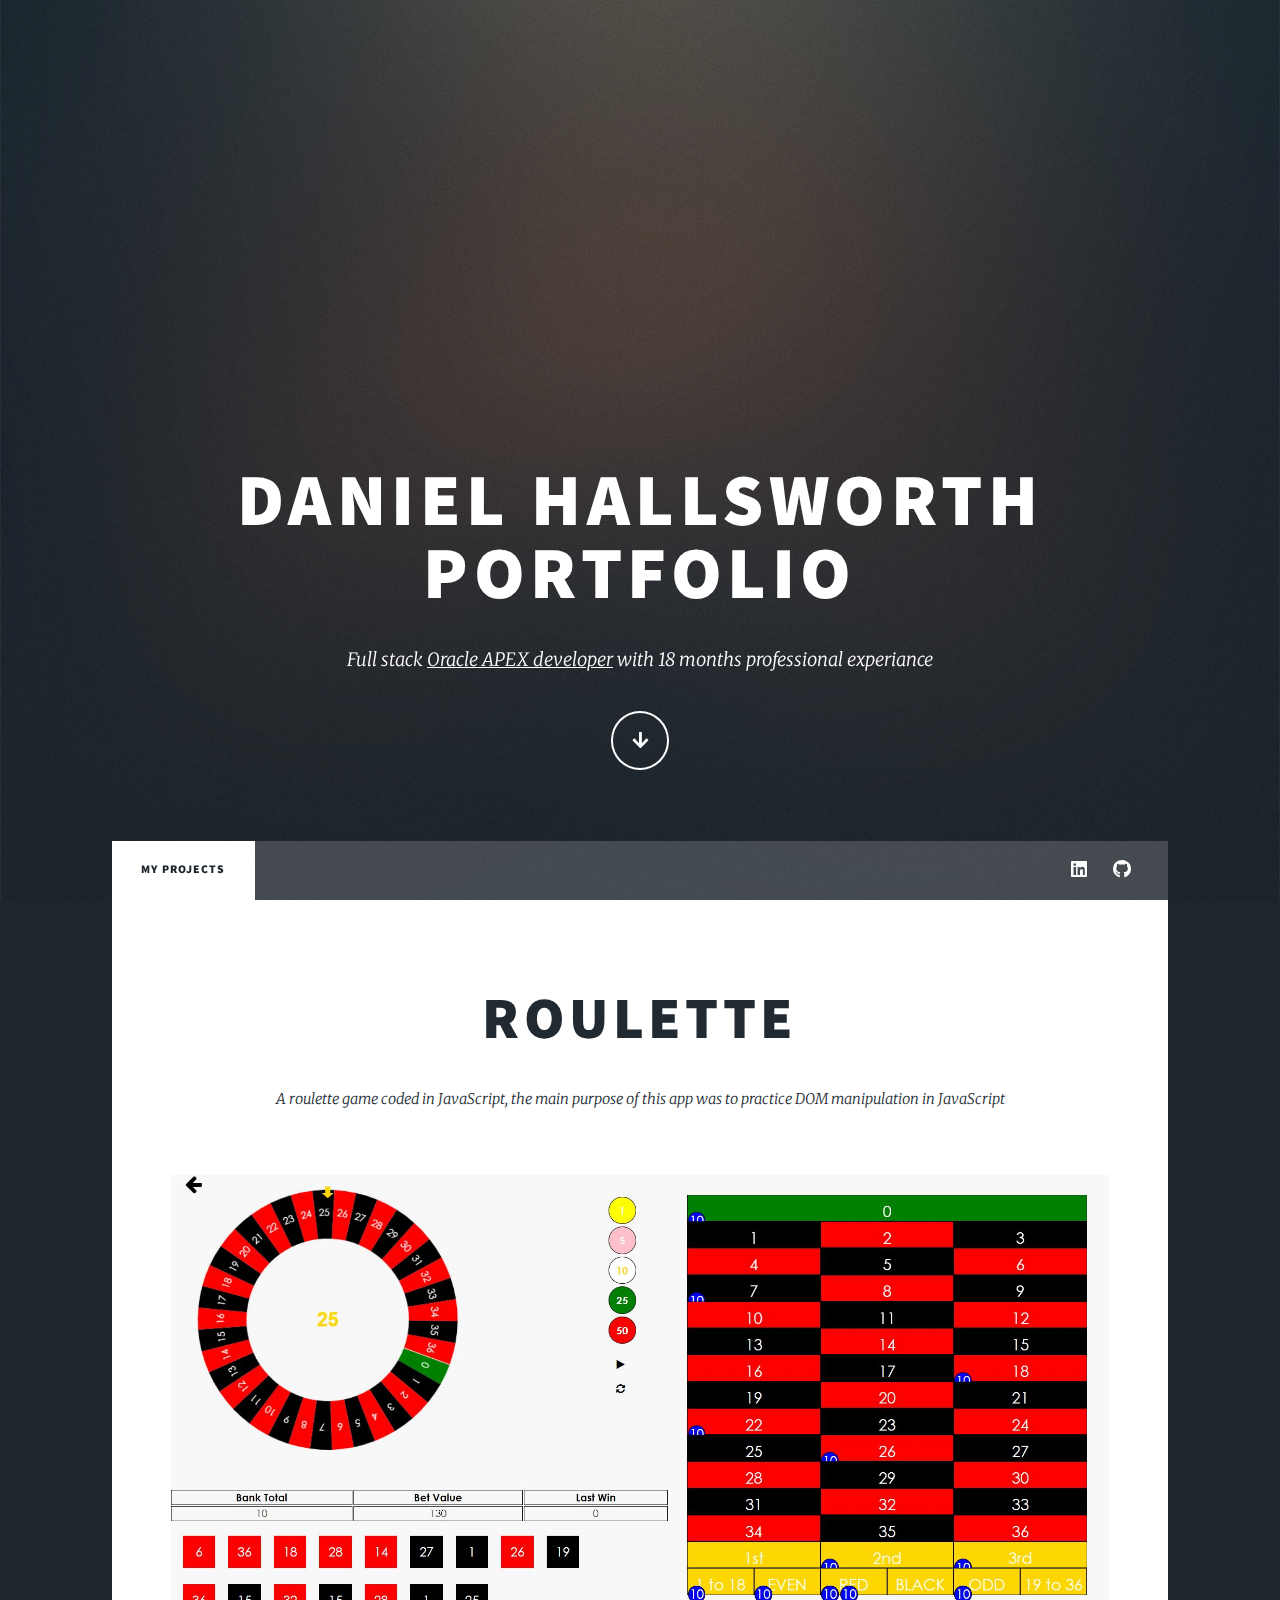
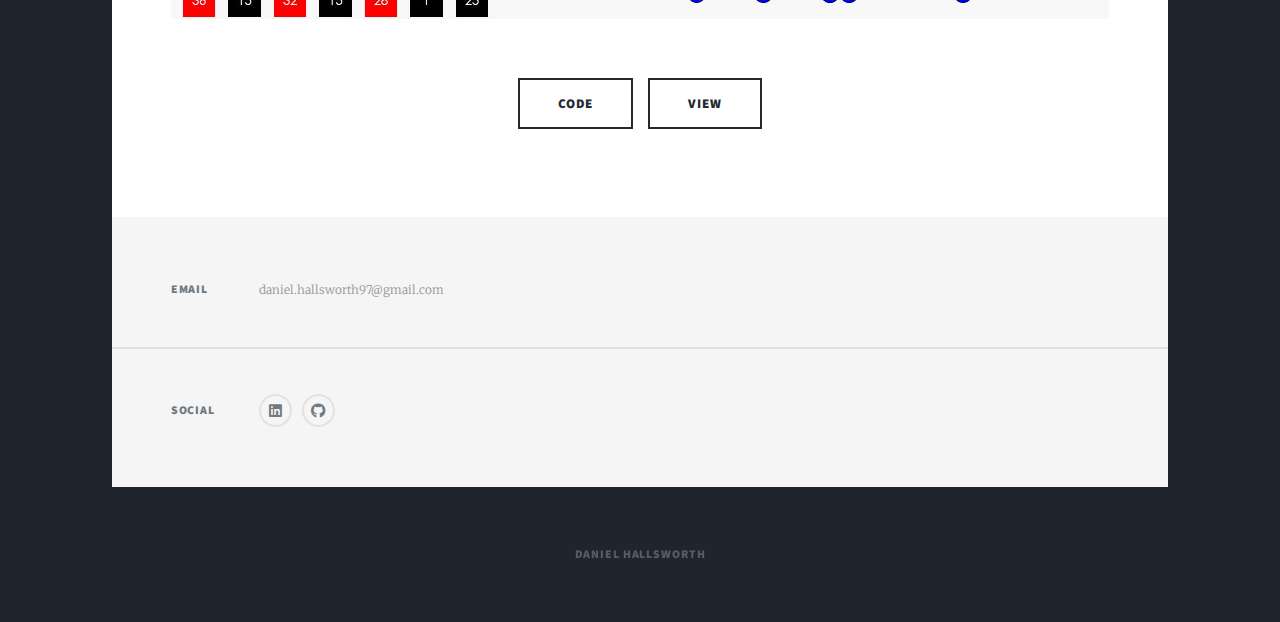
<file: public/index.html>
<!DOCTYPE HTML>
<html>
	<head>
		<title>Daniel Hallsworth Portfolio</title>
		<meta charset="utf-8" />
		<meta name="viewport" content="width=device-width, initial-scale=1, user-scalable=no" />
		<link rel="stylesheet" href="css/main.css" />
		<noscript><link rel="stylesheet" href="css/noscript.css" /></noscript>
	</head>
	<body class="is-preload">

		<!-- Wrapper -->
			<div id="wrapper" class="fade-in">

				<!-- Intro -->
					<div id="intro">
						<h1>Daniel Hallsworth<br />
						Portfolio</h1>
						<p>Full stack <u title="Web based software development that runs on an Oracle Database">Oracle APEX developer</u> with 18 months professional experiance</p>
						<ul class="actions">
							<li><a href="#projects" class="button icon solid solo fa-arrow-down scrolly">Continue</a></li>
						</ul>
					</div>

				<!-- Header -->
					<header id="header">
						<a href="index.html" class="logo">Projects</a>
					</header>

				<!-- Nav -->
					<nav id="nav">
						<ul class="links">
							<li class="active"><a href="index.html">My Projects</a></li>
						</ul>
						<ul class="icons">
							<li><a href="https://www.linkedin.com/in/danielHallsworth/" class="icon brands fa-linkedin"><span class="label">Linked in</span></a></li>
							<li><a href="https://github.com/danielHallsworth" class="icon brands fa-github"><span class="label">GitHub</span></a></li>
						</ul>
					</nav>

				<!-- Main -->
					<div id="main">

						<!-- Featured Post -->
							<article class="post featured">
								<header class="major">
									
									<h2 id="projects"><a href="#">Roulette<br />
									</a></h2>
									<p> A roulette game coded in JavaScript, the main purpose of this app was to practice DOM manipulation in JavaScript </p>
								</header>
								<a  href="#" class="image main"><img src="images/rouletteImg.jpg" alt="" /></a>
								<ul class="actions special">
									<li><a href="https://github.com/danielHallsworth/danielHallsworth.github.io" class="button large">Code</a></li>
									<li><a href="rouletteIndex.html" class="button large">View</a></li>
								</ul>
							</article>

						
					</div>

				<!-- Footer -->
					<footer id="footer">
						<section class="split contact">
							<section>
								<h3>Email</h3>
								<p>daniel.hallsworth97@gmail.com</p>
							</section>
							<section>
								<h3>Social</h3>
								<ul class="icons alt">
									<li><a href="https://linkedin.com/in/danielHallsworth" class="icon brands alt fa-linkedin"><span class="label">LinkedIn</span></a></li>
									<li><a href="https://github.com/danielHallsworth" class="icon brands alt fa-github"><span class="label">GitHub</span></a></li>
								</ul>
							</section>
						</section>
					</footer>

				<!-- Copyright -->
					<div id="copyright">
						<ul><li>Daniel Hallsworth</li></ul>
					</div>

			</div>

		<!-- Scripts -->
			<script src="js/jquery.min.js"></script>
			<script src="js/jquery.scrollex.min.js"></script>
			<script src="js/jquery.scrolly.min.js"></script>
			<script src="js/browser.min.js"></script>
			<script src="js/breakpoints.min.js"></script>
			<script src="js/util.js"></script>
			<script src="js/main.js"></script>

	</body>
</html>
</file>
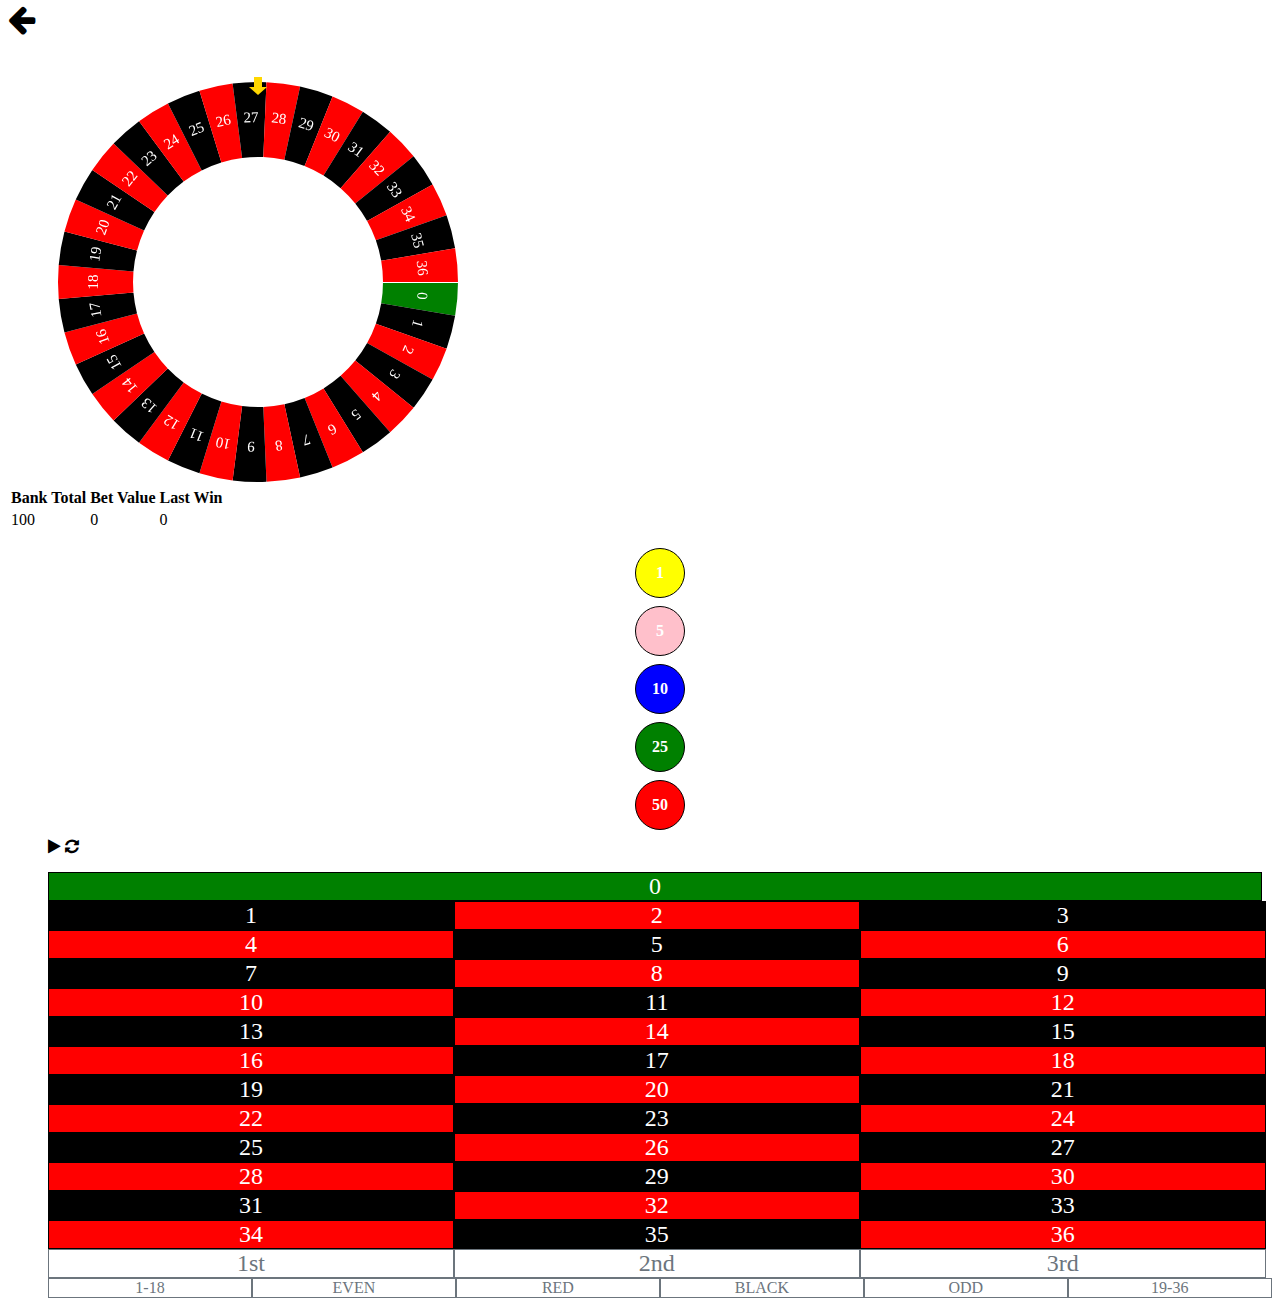
<file: public/rouletteIndex.html>
<!DOCTYPE html>
<html>
<head>
    <title>Roulette</title>
    <link href="https://cdn.jsdelivr.net/npm/bootstrap@5.0.0-beta3/dist/css/bootstrap.min.css" rel="stylesheet"
          integrity="sha384-eOJMYsd53ii+scO/bJGFsiCZc+5NDVN2yr8+0RDqr0Ql0h+rP48ckxlpbzKgwra6" crossorigin="anonymous">
    <link href="css/rouletteStyle.css" rel="stylesheet">
    <link href="https://maxcdn.bootstrapcdn.com/font-awesome/4.1.0/css/font-awesome.min.css" rel="stylesheet">
</head>
<body class="bg-light">
<div class="container-fluid">
    <div class="row mt-5 mx-5">
        <a href="index.html" class="highlightLink col-1"><span aria-hidden="true" class="fa fa-arrow-left fa-2x fa-lg"
                                                               title="Click to return to home page"></span>
        </a>
    </div>
    <div class="container">
        <div class="row">
            <div class="col-md-6 col-sm-12">
                <div class="row">
                    <canvas height="450" id="canvas" width="460" class="p-0 mx-auto"></canvas>
                </div>
                <div class="row mx-auto mt-3 text-center p-0">
                    <table class="table table-bordered">
                        <thead class="table-secondary">
                        <tr>
                            <th>Bank Total</th>
                            <th>Bet Value</th>
                            <th>Last Win</th>
                        </tr>
                        </thead>
                        <tr>
                            <td id="bankTotal" value="100">100</td>
                            <td id="betDisplay" value="0">0</td>
                            <td id="winningAmount" value="0">0</td>
                        </tr>
                    </table>
                    <div id="recentNumbers" class="pb-5"></div>
                </div>
            </div>
            <div class="col-md-6 col-sm-12 mt-md-5 p-0">
                <div class="row">
                    <div class="col-2 p-0">
                        <ul class="chipsContainer text-center">
                            <li class="chips" id="chips_1" style="background-color: yellow" value="1">1</li>
                            <li class="chips" id="chips_5" style="background-color: pink" value="5">5</li>
                            <li class="chips" id="chips_10" style="background-color: blue" value="10">10</li>
                            <li class="chips" id="chips_25" style="background-color: green" value="25">25</li>
                            <li class="chips" id="chips_50" style="background-color: red" value="50">50</li>
                            <span aria-hidden="true"
                                  class="fa fa-play chips btn btn-light btn-lg mt-2 btn-outline-secondary" id="spinBtn"
                                  title="Click to Play and Spin the Wheel!"></span>
                            <span aria-hidden="true"
                                  class="fa fa-refresh chips btn btn-light btn-lg mt-2 btn-outline-secondary"
                                  id="resetBtn"
                                  title="Click here to Reset Game!"></span>
                            </span>
                        </ul>
                    </div>
                    <div class="col-10 p-0">
                        <div class="sideBets"></div>
                        <ul class="outerTable">
                        </ul>
                    </div>
                </div>

            </div>
        </div>
    </div>
</div>
<script src="js/rouletteScript.js" type="text/javascript"></script>
</body>
</html>
</file>
<file: public/css/rouletteStyle.css>
#canvas {
    height: 450px;
    width: 460px;
}

.chipsContainer li {
    color: white;
    text-align: center;
    line-height: 3rem;
    list-style-type: none;
    border: 1px solid black;
    font-weight: bold;
    border-radius: 50%;
    height: 3rem;
    width: 3rem;
    margin-left: auto;
    margin-right: auto;
    margin-bottom: 0.5rem;
}

.chips:hover, .bettingContainer li:hover, .outerTable li:hover, .highlightLink:hover {
    background-color: #F8F8F8 !important;
    color: gold;
}

.highlightLink {
    color: black;
}

.outerTable {
    display: flex;
    flex-wrap: wrap;
    text-align: center;
    height: 100%;
}

.outerTable li {
    color: white;
    font-size: x-large;
    list-style-type: none;
    border: 1px solid black;
    position: relative;
    z-index: 100;
}

.innerNumbers {
    flex-basis: 33%;
}

.sideBetsBottom {
    flex-basis: 16.5%;
    font-size: 1rem !important;
}

.sideBets {
    color: #6c757d !important;
    border-color: #6c757d !important;
    background-color: white !important;
}

.sideBets:hover {
    background-color: gold !important;
    color: gold !important;
}

#numbers_0 {
    flex-basis: 99%;
}

.betAppend {
    width: 25px;
    height: 25px;
    line-height: 25px;
    background-color: white;
    color: white;
    position: absolute;
    margin-top: -14px;
    border-radius: 50%;
    z-index: 0 !important;
    font-size: 20px;
    border: 1px solid black;
}

#recentNumbers {
    list-style-type: none;
}

.recentWinningCls {
    font-size: 20px;
    color: white;
    width: 50px;
    text-align: center;
    margin-right: 1rem;
    float: left;
}

.active {
    background-color: white !important;
    color: gold !important;
}

.percent50 {
    float: right;
    background-color: blue !important;
}

.pulseTextCls {
    animation: pulse 1s alternate infinite;
    -webkit-animation: pulse 1s alternate infinite;
}

@keyframes pulse {
    from {
        opacity: 1
    }
    to {
        opacity: 0
    }
}

@-webkit-keyframes pulse {
    from {
        opacity: 1
    }
    to {
        opacity: 0
    }
}
</file>
<file: public/css/main.css>
@import url(fontawesome-all.min.css);
@import url("https://fonts.googleapis.com/css?family=Merriweather:300,700,300italic,700italic|Source+Sans+Pro:900");

/*
	Massively by HTML5 UP
	html5up.net | @ajlkn
	Free for personal and commercial use under the CCA 3.0 license (html5up.net/license)
*/

html, body, div, span, applet, object,
iframe, h1, h2, h3, h4, h5, h6, p, blockquote,
pre, a, abbr, acronym, address, big, cite,
code, del, dfn, em, img, ins, kbd, q, s, samp,
small, strike, strong, sub, sup, tt, var, b,
u, i, center, dl, dt, dd, ol, ul, li, fieldset,
form, label, legend, table, caption, tbody,
tfoot, thead, tr, th, td, article, aside,
canvas, details, embed, figure, figcaption,
footer, header, hgroup, menu, nav, output, ruby,
section, summary, time, mark, audio, video {
	margin: 0;
	padding: 0;
	border: 0;
	font-size: 100%;
	font: inherit;
	vertical-align: baseline;}

article, aside, details, figcaption, figure,
footer, header, hgroup, menu, nav, section {
	display: block;}

body {
	line-height: 1;
}

ol, ul {
	list-style: none;
}

blockquote, q {
	quotes: none;
}

	blockquote:before, blockquote:after, q:before, q:after {
		content: '';
		content: none;
	}

table {
	border-collapse: collapse;
	border-spacing: 0;
}

body {
	-webkit-text-size-adjust: none;
}

mark {
	background-color: transparent;
	color: inherit;
}

input::-moz-focus-inner {
	border: 0;
	padding: 0;
}

input, select, textarea {
	-moz-appearance: none;
	-webkit-appearance: none;
	-ms-appearance: none;
	appearance: none;
}

/* Basic */

	@-ms-viewport {
		width: device-width;
	}

	body {
		-ms-overflow-style: scrollbar;
	}

	@media screen and (max-width: 480px) {

		html, body {
			min-width: 320px;
		}

	}

	html {
		box-sizing: border-box;
	}

	*, *:before, *:after {
		box-sizing: inherit;
	}

	body {
		background-color: #1e252d;
	}

		body.is-preload *, body.is-preload *:before, body.is-preload *:after {
			-moz-animation: none !important;
			-webkit-animation: none !important;
			-ms-animation: none !important;
			animation: none !important;
			-moz-transition: none !important;
			-webkit-transition: none !important;
			-ms-transition: none !important;
			transition: none !important;
		}

/* Type */

	html {
		font-size: 16pt;
	}

		@media screen and (max-width: 1680px) {

			html {
				font-size: 12pt;
			}

		}

		@media screen and (max-width: 1280px) {

			html {
				font-size: 11pt;
			}

		}

		@media screen and (max-width: 360px) {

			html {
				font-size: 10pt;
			}

		}

	body {
		color: #212931;
	}

	body, input, select, textarea {
		font-family: "Merriweather", Georgia, serif;
		font-weight: 300;
		font-size: 1rem;
		line-height: 2.375;
	}

	a {
		-moz-transition: color 0.2s ease-in-out, background-color 0.2s ease-in-out, border-color 0.2s ease-in-out, box-shadow 0.2s ease-in-out;
		-webkit-transition: color 0.2s ease-in-out, background-color 0.2s ease-in-out, border-color 0.2s ease-in-out, box-shadow 0.2s ease-in-out;
		-ms-transition: color 0.2s ease-in-out, background-color 0.2s ease-in-out, border-color 0.2s ease-in-out, box-shadow 0.2s ease-in-out;
		transition: color 0.2s ease-in-out, background-color 0.2s ease-in-out, border-color 0.2s ease-in-out, box-shadow 0.2s ease-in-out;
		border-bottom: dotted 1px;
		text-decoration: none;
	}

		a:hover {
			border-bottom-color: transparent;
		}

	strong, b {
		font-weight: 600;
	}

	em, i {
		font-style: italic;
	}

	p {
		text-align: justify;
		margin: 0 0 2rem 0;
	}

	h1, h2, h3, h4, h5, h6 {
		font-family: "Source Sans Pro", Helvetica, sans-serif;
		font-weight: 900;
		line-height: 1.5;
		letter-spacing: 0.075em;
		text-transform: uppercase;
		margin: 0 0 1rem 0;
	}

		h1 a, h2 a, h3 a, h4 a, h5 a, h6 a {
			border-bottom: 0;
			color: inherit;
			text-decoration: none;
		}

	h1 {
		font-size: 4rem;
		line-height: 1.1;
		margin: 0 0 2rem 0;
	}

	h2 {
		font-size: 1.75rem;
		line-height: 1.3;
		margin: 0 0 1.5rem 0;
	}

	h3 {
		font-size: 1.25rem;
		margin: 0 0 1.5rem 0;
	}

	h4 {
		font-size: 1rem;
	}

	h5 {
		font-size: 0.9rem;
	}

	h6 {
		font-size: 0.8rem;
	}

	sub {
		font-size: 0.8rem;
		position: relative;
		top: 0.5rem;
	}

	sup {
		font-size: 0.8rem;
		position: relative;
		top: -0.5rem;
	}

	blockquote {
		border-left: solid 4px;
		font-style: italic;
		margin: 0 0 2rem 0;
		padding: 0.5rem 0 0.5rem 2rem;
	}

	code {
		border: solid 2px;
		font-family: "Courier New", monospace;
		font-size: 0.9rem;
		margin: 0 0.25rem;
		padding: 0.25rem 0.65rem;
	}

	pre {
		-webkit-overflow-scrolling: touch;
		font-family: "Courier New", monospace;
		font-size: 0.9rem;
		margin: 0 0 2rem 0;
	}

		pre code {
			display: block;
			line-height: 1.75;
			padding: 1rem 1.5rem;
			overflow-x: auto;
		}

	hr {
		border: 0;
		border-bottom: solid 2px;
		margin: 3rem 0;
	}

		hr.major {
			margin: 5rem 0;
		}

	.align-left {
		text-align: left;
	}

	.align-center {
		text-align: center;
	}

	.align-right {
		text-align: right;
	}

	input, select, textarea {
		color: #212931;
	}

	a {
		color: #212931;
		border-bottom-color: rgba(33, 41, 49, 0.5);
	}

		a:hover {
			border-bottom-color: transparent;
			color: #18bfef !important;
		}

	strong, b {
		color: #212931;
	}

	h1, h2, h3, h4, h5, h6 {
		color: #212931;
	}

	blockquote {
		border-left-color: #eeeeee;
	}

	code {
		background: rgba(220, 220, 220, 0.25);
		border-color: #eeeeee;
	}

	hr {
		border-bottom-color: #eeeeee;
	}

/* Row */

	.row {
		display: flex;
		flex-wrap: wrap;
		box-sizing: border-box;
		align-items: stretch;
	}

		.row > * {
			box-sizing: border-box;
		}

		.row.gtr-uniform > * > :last-child {
			margin-bottom: 0;
		}

		.row.aln-left {
			justify-content: flex-start;
		}

		.row.aln-center {
			justify-content: center;
		}

		.row.aln-right {
			justify-content: flex-end;
		}

		.row.aln-top {
			align-items: flex-start;
		}

		.row.aln-middle {
			align-items: center;
		}

		.row.aln-bottom {
			align-items: flex-end;
		}

		.row > .imp {
			order: -1;
		}

		.row > .col-1 {
			width: 8.33333%;
		}

		.row > .off-1 {
			margin-left: 8.33333%;
		}

		.row > .col-2 {
			width: 16.66667%;
		}

		.row > .off-2 {
			margin-left: 16.66667%;
		}

		.row > .col-3 {
			width: 25%;
		}

		.row > .off-3 {
			margin-left: 25%;
		}

		.row > .col-4 {
			width: 33.33333%;
		}

		.row > .off-4 {
			margin-left: 33.33333%;
		}

		.row > .col-5 {
			width: 41.66667%;
		}

		.row > .off-5 {
			margin-left: 41.66667%;
		}

		.row > .col-6 {
			width: 50%;
		}

		.row > .off-6 {
			margin-left: 50%;
		}

		.row > .col-7 {
			width: 58.33333%;
		}

		.row > .off-7 {
			margin-left: 58.33333%;
		}

		.row > .col-8 {
			width: 66.66667%;
		}

		.row > .off-8 {
			margin-left: 66.66667%;
		}

		.row > .col-9 {
			width: 75%;
		}

		.row > .off-9 {
			margin-left: 75%;
		}

		.row > .col-10 {
			width: 83.33333%;
		}

		.row > .off-10 {
			margin-left: 83.33333%;
		}

		.row > .col-11 {
			width: 91.66667%;
		}

		.row > .off-11 {
			margin-left: 91.66667%;
		}

		.row > .col-12 {
			width: 100%;
		}

		.row > .off-12 {
			margin-left: 100%;
		}

		.row.gtr-0 {
			margin-top: 0;
			margin-left: 0rem;
		}

			.row.gtr-0 > * {
				padding: 0 0 0 0rem;
			}

			.row.gtr-0.gtr-uniform {
				margin-top: 0rem;
			}

				.row.gtr-0.gtr-uniform > * {
					padding-top: 0rem;
				}

		.row.gtr-25 {
			margin-top: 0;
			margin-left: -0.375rem;
		}

			.row.gtr-25 > * {
				padding: 0 0 0 0.375rem;
			}

			.row.gtr-25.gtr-uniform {
				margin-top: -0.375rem;
			}

				.row.gtr-25.gtr-uniform > * {
					padding-top: 0.375rem;
				}

		.row.gtr-50 {
			margin-top: 0;
			margin-left: -0.75rem;
		}

			.row.gtr-50 > * {
				padding: 0 0 0 0.75rem;
			}

			.row.gtr-50.gtr-uniform {
				margin-top: -0.75rem;
			}

				.row.gtr-50.gtr-uniform > * {
					padding-top: 0.75rem;
				}

		.row {
			margin-top: 0;
			margin-left: -1.5rem;
		}

			.row > * {
				padding: 0 0 0 1.5rem;
			}

			.row.gtr-uniform {
				margin-top: -1.5rem;
			}

				.row.gtr-uniform > * {
					padding-top: 1.5rem;
				}

		.row.gtr-150 {
			margin-top: 0;
			margin-left: -2.25rem;
		}

			.row.gtr-150 > * {
				padding: 0 0 0 2.25rem;
			}

			.row.gtr-150.gtr-uniform {
				margin-top: -2.25rem;
			}

				.row.gtr-150.gtr-uniform > * {
					padding-top: 2.25rem;
				}

		.row.gtr-200 {
			margin-top: 0;
			margin-left: -3rem;
		}

			.row.gtr-200 > * {
				padding: 0 0 0 3rem;
			}

			.row.gtr-200.gtr-uniform {
				margin-top: -3rem;
			}

				.row.gtr-200.gtr-uniform > * {
					padding-top: 3rem;
				}

		@media screen and (max-width: 1680px) {

			.row {
				display: flex;
				flex-wrap: wrap;
				box-sizing: border-box;
				align-items: stretch;
			}

				.row > * {
					box-sizing: border-box;
				}

				.row.gtr-uniform > * > :last-child {
					margin-bottom: 0;
				}

				.row.aln-left {
					justify-content: flex-start;
				}

				.row.aln-center {
					justify-content: center;
				}

				.row.aln-right {
					justify-content: flex-end;
				}

				.row.aln-top {
					align-items: flex-start;
				}

				.row.aln-middle {
					align-items: center;
				}

				.row.aln-bottom {
					align-items: flex-end;
				}

				.row > .imp-xlarge {
					order: -1;
				}

				.row > .col-1-xlarge {
					width: 8.33333%;
				}

				.row > .off-1-xlarge {
					margin-left: 8.33333%;
				}

				.row > .col-2-xlarge {
					width: 16.66667%;
				}

				.row > .off-2-xlarge {
					margin-left: 16.66667%;
				}

				.row > .col-3-xlarge {
					width: 25%;
				}

				.row > .off-3-xlarge {
					margin-left: 25%;
				}

				.row > .col-4-xlarge {
					width: 33.33333%;
				}

				.row > .off-4-xlarge {
					margin-left: 33.33333%;
				}

				.row > .col-5-xlarge {
					width: 41.66667%;
				}

				.row > .off-5-xlarge {
					margin-left: 41.66667%;
				}

				.row > .col-6-xlarge {
					width: 50%;
				}

				.row > .off-6-xlarge {
					margin-left: 50%;
				}

				.row > .col-7-xlarge {
					width: 58.33333%;
				}

				.row > .off-7-xlarge {
					margin-left: 58.33333%;
				}

				.row > .col-8-xlarge {
					width: 66.66667%;
				}

				.row > .off-8-xlarge {
					margin-left: 66.66667%;
				}

				.row > .col-9-xlarge {
					width: 75%;
				}

				.row > .off-9-xlarge {
					margin-left: 75%;
				}

				.row > .col-10-xlarge {
					width: 83.33333%;
				}

				.row > .off-10-xlarge {
					margin-left: 83.33333%;
				}

				.row > .col-11-xlarge {
					width: 91.66667%;
				}

				.row > .off-11-xlarge {
					margin-left: 91.66667%;
				}

				.row > .col-12-xlarge {
					width: 100%;
				}

				.row > .off-12-xlarge {
					margin-left: 100%;
				}

				.row.gtr-0 {
					margin-top: 0;
					margin-left: 0rem;
				}

					.row.gtr-0 > * {
						padding: 0 0 0 0rem;
					}

					.row.gtr-0.gtr-uniform {
						margin-top: 0rem;
					}

						.row.gtr-0.gtr-uniform > * {
							padding-top: 0rem;
						}

				.row.gtr-25 {
					margin-top: 0;
					margin-left: -0.375rem;
				}

					.row.gtr-25 > * {
						padding: 0 0 0 0.375rem;
					}

					.row.gtr-25.gtr-uniform {
						margin-top: -0.375rem;
					}

						.row.gtr-25.gtr-uniform > * {
							padding-top: 0.375rem;
						}

				.row.gtr-50 {
					margin-top: 0;
					margin-left: -0.75rem;
				}

					.row.gtr-50 > * {
						padding: 0 0 0 0.75rem;
					}

					.row.gtr-50.gtr-uniform {
						margin-top: -0.75rem;
					}

						.row.gtr-50.gtr-uniform > * {
							padding-top: 0.75rem;
						}

				.row {
					margin-top: 0;
					margin-left: -1.5rem;
				}

					.row > * {
						padding: 0 0 0 1.5rem;
					}

					.row.gtr-uniform {
						margin-top: -1.5rem;
					}

						.row.gtr-uniform > * {
							padding-top: 1.5rem;
						}

				.row.gtr-150 {
					margin-top: 0;
					margin-left: -2.25rem;
				}

					.row.gtr-150 > * {
						padding: 0 0 0 2.25rem;
					}

					.row.gtr-150.gtr-uniform {
						margin-top: -2.25rem;
					}

						.row.gtr-150.gtr-uniform > * {
							padding-top: 2.25rem;
						}

				.row.gtr-200 {
					margin-top: 0;
					margin-left: -3rem;
				}

					.row.gtr-200 > * {
						padding: 0 0 0 3rem;
					}

					.row.gtr-200.gtr-uniform {
						margin-top: -3rem;
					}

						.row.gtr-200.gtr-uniform > * {
							padding-top: 3rem;
						}

		}

		@media screen and (max-width: 1280px) {

			.row {
				display: flex;
				flex-wrap: wrap;
				box-sizing: border-box;
				align-items: stretch;
			}

				.row > * {
					box-sizing: border-box;
				}

				.row.gtr-uniform > * > :last-child {
					margin-bottom: 0;
				}

				.row.aln-left {
					justify-content: flex-start;
				}

				.row.aln-center {
					justify-content: center;
				}

				.row.aln-right {
					justify-content: flex-end;
				}

				.row.aln-top {
					align-items: flex-start;
				}

				.row.aln-middle {
					align-items: center;
				}

				.row.aln-bottom {
					align-items: flex-end;
				}

				.row > .imp-large {
					order: -1;
				}

				.row > .col-1-large {
					width: 8.33333%;
				}

				.row > .off-1-large {
					margin-left: 8.33333%;
				}

				.row > .col-2-large {
					width: 16.66667%;
				}

				.row > .off-2-large {
					margin-left: 16.66667%;
				}

				.row > .col-3-large {
					width: 25%;
				}

				.row > .off-3-large {
					margin-left: 25%;
				}

				.row > .col-4-large {
					width: 33.33333%;
				}

				.row > .off-4-large {
					margin-left: 33.33333%;
				}

				.row > .col-5-large {
					width: 41.66667%;
				}

				.row > .off-5-large {
					margin-left: 41.66667%;
				}

				.row > .col-6-large {
					width: 50%;
				}

				.row > .off-6-large {
					margin-left: 50%;
				}

				.row > .col-7-large {
					width: 58.33333%;
				}

				.row > .off-7-large {
					margin-left: 58.33333%;
				}

				.row > .col-8-large {
					width: 66.66667%;
				}

				.row > .off-8-large {
					margin-left: 66.66667%;
				}

				.row > .col-9-large {
					width: 75%;
				}

				.row > .off-9-large {
					margin-left: 75%;
				}

				.row > .col-10-large {
					width: 83.33333%;
				}

				.row > .off-10-large {
					margin-left: 83.33333%;
				}

				.row > .col-11-large {
					width: 91.66667%;
				}

				.row > .off-11-large {
					margin-left: 91.66667%;
				}

				.row > .col-12-large {
					width: 100%;
				}

				.row > .off-12-large {
					margin-left: 100%;
				}

				.row.gtr-0 {
					margin-top: 0;
					margin-left: 0rem;
				}

					.row.gtr-0 > * {
						padding: 0 0 0 0rem;
					}

					.row.gtr-0.gtr-uniform {
						margin-top: 0rem;
					}

						.row.gtr-0.gtr-uniform > * {
							padding-top: 0rem;
						}

				.row.gtr-25 {
					margin-top: 0;
					margin-left: -0.375rem;
				}

					.row.gtr-25 > * {
						padding: 0 0 0 0.375rem;
					}

					.row.gtr-25.gtr-uniform {
						margin-top: -0.375rem;
					}

						.row.gtr-25.gtr-uniform > * {
							padding-top: 0.375rem;
						}

				.row.gtr-50 {
					margin-top: 0;
					margin-left: -0.75rem;
				}

					.row.gtr-50 > * {
						padding: 0 0 0 0.75rem;
					}

					.row.gtr-50.gtr-uniform {
						margin-top: -0.75rem;
					}

						.row.gtr-50.gtr-uniform > * {
							padding-top: 0.75rem;
						}

				.row {
					margin-top: 0;
					margin-left: -1.5rem;
				}

					.row > * {
						padding: 0 0 0 1.5rem;
					}

					.row.gtr-uniform {
						margin-top: -1.5rem;
					}

						.row.gtr-uniform > * {
							padding-top: 1.5rem;
						}

				.row.gtr-150 {
					margin-top: 0;
					margin-left: -2.25rem;
				}

					.row.gtr-150 > * {
						padding: 0 0 0 2.25rem;
					}

					.row.gtr-150.gtr-uniform {
						margin-top: -2.25rem;
					}

						.row.gtr-150.gtr-uniform > * {
							padding-top: 2.25rem;
						}

				.row.gtr-200 {
					margin-top: 0;
					margin-left: -3rem;
				}

					.row.gtr-200 > * {
						padding: 0 0 0 3rem;
					}

					.row.gtr-200.gtr-uniform {
						margin-top: -3rem;
					}

						.row.gtr-200.gtr-uniform > * {
							padding-top: 3rem;
						}

		}

		@media screen and (max-width: 980px) {

			.row {
				display: flex;
				flex-wrap: wrap;
				box-sizing: border-box;
				align-items: stretch;
			}

				.row > * {
					box-sizing: border-box;
				}

				.row.gtr-uniform > * > :last-child {
					margin-bottom: 0;
				}

				.row.aln-left {
					justify-content: flex-start;
				}

				.row.aln-center {
					justify-content: center;
				}

				.row.aln-right {
					justify-content: flex-end;
				}

				.row.aln-top {
					align-items: flex-start;
				}

				.row.aln-middle {
					align-items: center;
				}

				.row.aln-bottom {
					align-items: flex-end;
				}

				.row > .imp-medium {
					order: -1;
				}

				.row > .col-1-medium {
					width: 8.33333%;
				}

				.row > .off-1-medium {
					margin-left: 8.33333%;
				}

				.row > .col-2-medium {
					width: 16.66667%;
				}

				.row > .off-2-medium {
					margin-left: 16.66667%;
				}

				.row > .col-3-medium {
					width: 25%;
				}

				.row > .off-3-medium {
					margin-left: 25%;
				}

				.row > .col-4-medium {
					width: 33.33333%;
				}

				.row > .off-4-medium {
					margin-left: 33.33333%;
				}

				.row > .col-5-medium {
					width: 41.66667%;
				}

				.row > .off-5-medium {
					margin-left: 41.66667%;
				}

				.row > .col-6-medium {
					width: 50%;
				}

				.row > .off-6-medium {
					margin-left: 50%;
				}

				.row > .col-7-medium {
					width: 58.33333%;
				}

				.row > .off-7-medium {
					margin-left: 58.33333%;
				}

				.row > .col-8-medium {
					width: 66.66667%;
				}

				.row > .off-8-medium {
					margin-left: 66.66667%;
				}

				.row > .col-9-medium {
					width: 75%;
				}

				.row > .off-9-medium {
					margin-left: 75%;
				}

				.row > .col-10-medium {
					width: 83.33333%;
				}

				.row > .off-10-medium {
					margin-left: 83.33333%;
				}

				.row > .col-11-medium {
					width: 91.66667%;
				}

				.row > .off-11-medium {
					margin-left: 91.66667%;
				}

				.row > .col-12-medium {
					width: 100%;
				}

				.row > .off-12-medium {
					margin-left: 100%;
				}

				.row.gtr-0 {
					margin-top: 0;
					margin-left: 0rem;
				}

					.row.gtr-0 > * {
						padding: 0 0 0 0rem;
					}

					.row.gtr-0.gtr-uniform {
						margin-top: 0rem;
					}

						.row.gtr-0.gtr-uniform > * {
							padding-top: 0rem;
						}

				.row.gtr-25 {
					margin-top: 0;
					margin-left: -0.375rem;
				}

					.row.gtr-25 > * {
						padding: 0 0 0 0.375rem;
					}

					.row.gtr-25.gtr-uniform {
						margin-top: -0.375rem;
					}

						.row.gtr-25.gtr-uniform > * {
							padding-top: 0.375rem;
						}

				.row.gtr-50 {
					margin-top: 0;
					margin-left: -0.75rem;
				}

					.row.gtr-50 > * {
						padding: 0 0 0 0.75rem;
					}

					.row.gtr-50.gtr-uniform {
						margin-top: -0.75rem;
					}

						.row.gtr-50.gtr-uniform > * {
							padding-top: 0.75rem;
						}

				.row {
					margin-top: 0;
					margin-left: -1.5rem;
				}

					.row > * {
						padding: 0 0 0 1.5rem;
					}

					.row.gtr-uniform {
						margin-top: -1.5rem;
					}

						.row.gtr-uniform > * {
							padding-top: 1.5rem;
						}

				.row.gtr-150 {
					margin-top: 0;
					margin-left: -2.25rem;
				}

					.row.gtr-150 > * {
						padding: 0 0 0 2.25rem;
					}

					.row.gtr-150.gtr-uniform {
						margin-top: -2.25rem;
					}

						.row.gtr-150.gtr-uniform > * {
							padding-top: 2.25rem;
						}

				.row.gtr-200 {
					margin-top: 0;
					margin-left: -3rem;
				}

					.row.gtr-200 > * {
						padding: 0 0 0 3rem;
					}

					.row.gtr-200.gtr-uniform {
						margin-top: -3rem;
					}

						.row.gtr-200.gtr-uniform > * {
							padding-top: 3rem;
						}

		}

		@media screen and (max-width: 736px) {

			.row {
				display: flex;
				flex-wrap: wrap;
				box-sizing: border-box;
				align-items: stretch;
			}

				.row > * {
					box-sizing: border-box;
				}

				.row.gtr-uniform > * > :last-child {
					margin-bottom: 0;
				}

				.row.aln-left {
					justify-content: flex-start;
				}

				.row.aln-center {
					justify-content: center;
				}

				.row.aln-right {
					justify-content: flex-end;
				}

				.row.aln-top {
					align-items: flex-start;
				}

				.row.aln-middle {
					align-items: center;
				}

				.row.aln-bottom {
					align-items: flex-end;
				}

				.row > .imp-small {
					order: -1;
				}

				.row > .col-1-small {
					width: 8.33333%;
				}

				.row > .off-1-small {
					margin-left: 8.33333%;
				}

				.row > .col-2-small {
					width: 16.66667%;
				}

				.row > .off-2-small {
					margin-left: 16.66667%;
				}

				.row > .col-3-small {
					width: 25%;
				}

				.row > .off-3-small {
					margin-left: 25%;
				}

				.row > .col-4-small {
					width: 33.33333%;
				}

				.row > .off-4-small {
					margin-left: 33.33333%;
				}

				.row > .col-5-small {
					width: 41.66667%;
				}

				.row > .off-5-small {
					margin-left: 41.66667%;
				}

				.row > .col-6-small {
					width: 50%;
				}

				.row > .off-6-small {
					margin-left: 50%;
				}

				.row > .col-7-small {
					width: 58.33333%;
				}

				.row > .off-7-small {
					margin-left: 58.33333%;
				}

				.row > .col-8-small {
					width: 66.66667%;
				}

				.row > .off-8-small {
					margin-left: 66.66667%;
				}

				.row > .col-9-small {
					width: 75%;
				}

				.row > .off-9-small {
					margin-left: 75%;
				}

				.row > .col-10-small {
					width: 83.33333%;
				}

				.row > .off-10-small {
					margin-left: 83.33333%;
				}

				.row > .col-11-small {
					width: 91.66667%;
				}

				.row > .off-11-small {
					margin-left: 91.66667%;
				}

				.row > .col-12-small {
					width: 100%;
				}

				.row > .off-12-small {
					margin-left: 100%;
				}

				.row.gtr-0 {
					margin-top: 0;
					margin-left: 0rem;
				}

					.row.gtr-0 > * {
						padding: 0 0 0 0rem;
					}

					.row.gtr-0.gtr-uniform {
						margin-top: 0rem;
					}

						.row.gtr-0.gtr-uniform > * {
							padding-top: 0rem;
						}

				.row.gtr-25 {
					margin-top: 0;
					margin-left: -0.375rem;
				}

					.row.gtr-25 > * {
						padding: 0 0 0 0.375rem;
					}

					.row.gtr-25.gtr-uniform {
						margin-top: -0.375rem;
					}

						.row.gtr-25.gtr-uniform > * {
							padding-top: 0.375rem;
						}

				.row.gtr-50 {
					margin-top: 0;
					margin-left: -0.75rem;
				}

					.row.gtr-50 > * {
						padding: 0 0 0 0.75rem;
					}

					.row.gtr-50.gtr-uniform {
						margin-top: -0.75rem;
					}

						.row.gtr-50.gtr-uniform > * {
							padding-top: 0.75rem;
						}

				.row {
					margin-top: 0;
					margin-left: -1.5rem;
				}

					.row > * {
						padding: 0 0 0 1.5rem;
					}

					.row.gtr-uniform {
						margin-top: -1.5rem;
					}

						.row.gtr-uniform > * {
							padding-top: 1.5rem;
						}

				.row.gtr-150 {
					margin-top: 0;
					margin-left: -2.25rem;
				}

					.row.gtr-150 > * {
						padding: 0 0 0 2.25rem;
					}

					.row.gtr-150.gtr-uniform {
						margin-top: -2.25rem;
					}

						.row.gtr-150.gtr-uniform > * {
							padding-top: 2.25rem;
						}

				.row.gtr-200 {
					margin-top: 0;
					margin-left: -3rem;
				}

					.row.gtr-200 > * {
						padding: 0 0 0 3rem;
					}

					.row.gtr-200.gtr-uniform {
						margin-top: -3rem;
					}

						.row.gtr-200.gtr-uniform > * {
							padding-top: 3rem;
						}

		}

		@media screen and (max-width: 480px) {

			.row {
				display: flex;
				flex-wrap: wrap;
				box-sizing: border-box;
				align-items: stretch;
			}

				.row > * {
					box-sizing: border-box;
				}

				.row.gtr-uniform > * > :last-child {
					margin-bottom: 0;
				}

				.row.aln-left {
					justify-content: flex-start;
				}

				.row.aln-center {
					justify-content: center;
				}

				.row.aln-right {
					justify-content: flex-end;
				}

				.row.aln-top {
					align-items: flex-start;
				}

				.row.aln-middle {
					align-items: center;
				}

				.row.aln-bottom {
					align-items: flex-end;
				}

				.row > .imp-xsmall {
					order: -1;
				}

				.row > .col-1-xsmall {
					width: 8.33333%;
				}

				.row > .off-1-xsmall {
					margin-left: 8.33333%;
				}

				.row > .col-2-xsmall {
					width: 16.66667%;
				}

				.row > .off-2-xsmall {
					margin-left: 16.66667%;
				}

				.row > .col-3-xsmall {
					width: 25%;
				}

				.row > .off-3-xsmall {
					margin-left: 25%;
				}

				.row > .col-4-xsmall {
					width: 33.33333%;
				}

				.row > .off-4-xsmall {
					margin-left: 33.33333%;
				}

				.row > .col-5-xsmall {
					width: 41.66667%;
				}

				.row > .off-5-xsmall {
					margin-left: 41.66667%;
				}

				.row > .col-6-xsmall {
					width: 50%;
				}

				.row > .off-6-xsmall {
					margin-left: 50%;
				}

				.row > .col-7-xsmall {
					width: 58.33333%;
				}

				.row > .off-7-xsmall {
					margin-left: 58.33333%;
				}

				.row > .col-8-xsmall {
					width: 66.66667%;
				}

				.row > .off-8-xsmall {
					margin-left: 66.66667%;
				}

				.row > .col-9-xsmall {
					width: 75%;
				}

				.row > .off-9-xsmall {
					margin-left: 75%;
				}

				.row > .col-10-xsmall {
					width: 83.33333%;
				}

				.row > .off-10-xsmall {
					margin-left: 83.33333%;
				}

				.row > .col-11-xsmall {
					width: 91.66667%;
				}

				.row > .off-11-xsmall {
					margin-left: 91.66667%;
				}

				.row > .col-12-xsmall {
					width: 100%;
				}

				.row > .off-12-xsmall {
					margin-left: 100%;
				}

				.row.gtr-0 {
					margin-top: 0;
					margin-left: 0rem;
				}

					.row.gtr-0 > * {
						padding: 0 0 0 0rem;
					}

					.row.gtr-0.gtr-uniform {
						margin-top: 0rem;
					}

						.row.gtr-0.gtr-uniform > * {
							padding-top: 0rem;
						}

				.row.gtr-25 {
					margin-top: 0;
					margin-left: -0.375rem;
				}

					.row.gtr-25 > * {
						padding: 0 0 0 0.375rem;
					}

					.row.gtr-25.gtr-uniform {
						margin-top: -0.375rem;
					}

						.row.gtr-25.gtr-uniform > * {
							padding-top: 0.375rem;
						}

				.row.gtr-50 {
					margin-top: 0;
					margin-left: -0.75rem;
				}

					.row.gtr-50 > * {
						padding: 0 0 0 0.75rem;
					}

					.row.gtr-50.gtr-uniform {
						margin-top: -0.75rem;
					}

						.row.gtr-50.gtr-uniform > * {
							padding-top: 0.75rem;
						}

				.row {
					margin-top: 0;
					margin-left: -1.5rem;
				}

					.row > * {
						padding: 0 0 0 1.5rem;
					}

					.row.gtr-uniform {
						margin-top: -1.5rem;
					}

						.row.gtr-uniform > * {
							padding-top: 1.5rem;
						}

				.row.gtr-150 {
					margin-top: 0;
					margin-left: -2.25rem;
				}

					.row.gtr-150 > * {
						padding: 0 0 0 2.25rem;
					}

					.row.gtr-150.gtr-uniform {
						margin-top: -2.25rem;
					}

						.row.gtr-150.gtr-uniform > * {
							padding-top: 2.25rem;
						}

				.row.gtr-200 {
					margin-top: 0;
					margin-left: -3rem;
				}

					.row.gtr-200 > * {
						padding: 0 0 0 3rem;
					}

					.row.gtr-200.gtr-uniform {
						margin-top: -3rem;
					}

						.row.gtr-200.gtr-uniform > * {
							padding-top: 3rem;
						}

		}

		@media screen and (max-width: 360px) {

			.row {
				display: flex;
				flex-wrap: wrap;
				box-sizing: border-box;
				align-items: stretch;
			}

				.row > * {
					box-sizing: border-box;
				}

				.row.gtr-uniform > * > :last-child {
					margin-bottom: 0;
				}

				.row.aln-left {
					justify-content: flex-start;
				}

				.row.aln-center {
					justify-content: center;
				}

				.row.aln-right {
					justify-content: flex-end;
				}

				.row.aln-top {
					align-items: flex-start;
				}

				.row.aln-middle {
					align-items: center;
				}

				.row.aln-bottom {
					align-items: flex-end;
				}

				.row > .imp-xxsmall {
					order: -1;
				}

				.row > .col-1-xxsmall {
					width: 8.33333%;
				}

				.row > .off-1-xxsmall {
					margin-left: 8.33333%;
				}

				.row > .col-2-xxsmall {
					width: 16.66667%;
				}

				.row > .off-2-xxsmall {
					margin-left: 16.66667%;
				}

				.row > .col-3-xxsmall {
					width: 25%;
				}

				.row > .off-3-xxsmall {
					margin-left: 25%;
				}

				.row > .col-4-xxsmall {
					width: 33.33333%;
				}

				.row > .off-4-xxsmall {
					margin-left: 33.33333%;
				}

				.row > .col-5-xxsmall {
					width: 41.66667%;
				}

				.row > .off-5-xxsmall {
					margin-left: 41.66667%;
				}

				.row > .col-6-xxsmall {
					width: 50%;
				}

				.row > .off-6-xxsmall {
					margin-left: 50%;
				}

				.row > .col-7-xxsmall {
					width: 58.33333%;
				}

				.row > .off-7-xxsmall {
					margin-left: 58.33333%;
				}

				.row > .col-8-xxsmall {
					width: 66.66667%;
				}

				.row > .off-8-xxsmall {
					margin-left: 66.66667%;
				}

				.row > .col-9-xxsmall {
					width: 75%;
				}

				.row > .off-9-xxsmall {
					margin-left: 75%;
				}

				.row > .col-10-xxsmall {
					width: 83.33333%;
				}

				.row > .off-10-xxsmall {
					margin-left: 83.33333%;
				}

				.row > .col-11-xxsmall {
					width: 91.66667%;
				}

				.row > .off-11-xxsmall {
					margin-left: 91.66667%;
				}

				.row > .col-12-xxsmall {
					width: 100%;
				}

				.row > .off-12-xxsmall {
					margin-left: 100%;
				}

				.row.gtr-0 {
					margin-top: 0;
					margin-left: 0rem;
				}

					.row.gtr-0 > * {
						padding: 0 0 0 0rem;
					}

					.row.gtr-0.gtr-uniform {
						margin-top: 0rem;
					}

						.row.gtr-0.gtr-uniform > * {
							padding-top: 0rem;
						}

				.row.gtr-25 {
					margin-top: 0;
					margin-left: -0.375rem;
				}

					.row.gtr-25 > * {
						padding: 0 0 0 0.375rem;
					}

					.row.gtr-25.gtr-uniform {
						margin-top: -0.375rem;
					}

						.row.gtr-25.gtr-uniform > * {
							padding-top: 0.375rem;
						}

				.row.gtr-50 {
					margin-top: 0;
					margin-left: -0.75rem;
				}

					.row.gtr-50 > * {
						padding: 0 0 0 0.75rem;
					}

					.row.gtr-50.gtr-uniform {
						margin-top: -0.75rem;
					}

						.row.gtr-50.gtr-uniform > * {
							padding-top: 0.75rem;
						}

				.row {
					margin-top: 0;
					margin-left: -1.5rem;
				}

					.row > * {
						padding: 0 0 0 1.5rem;
					}

					.row.gtr-uniform {
						margin-top: -1.5rem;
					}

						.row.gtr-uniform > * {
							padding-top: 1.5rem;
						}

				.row.gtr-150 {
					margin-top: 0;
					margin-left: -2.25rem;
				}

					.row.gtr-150 > * {
						padding: 0 0 0 2.25rem;
					}

					.row.gtr-150.gtr-uniform {
						margin-top: -2.25rem;
					}

						.row.gtr-150.gtr-uniform > * {
							padding-top: 2.25rem;
						}

				.row.gtr-200 {
					margin-top: 0;
					margin-left: -3rem;
				}

					.row.gtr-200 > * {
						padding: 0 0 0 3rem;
					}

					.row.gtr-200.gtr-uniform {
						margin-top: -3rem;
					}

						.row.gtr-200.gtr-uniform > * {
							padding-top: 3rem;
						}

		}

/* Box */

	.box {
		border: solid 2px;
		margin-bottom: 2rem;
		padding: 1.5rem;
	}

		.box > :last-child,
		.box > :last-child > :last-child,
		.box > :last-child > :last-child > :last-child {
			margin-bottom: 0;
		}

		.box.alt {
			border: 0;
			border-radius: 0;
			padding: 0;
		}

	.box {
		border-color: #eeeeee;
	}

/* Button */

	input[type="submit"],
	input[type="reset"],
	input[type="button"],
	button,
	.button {
		-moz-appearance: none;
		-webkit-appearance: none;
		-ms-appearance: none;
		appearance: none;
		-moz-transition: background-color 0.2s ease-in-out, box-shadow 0.2s ease-in-out, color 0.2s ease-in-out;
		-webkit-transition: background-color 0.2s ease-in-out, box-shadow 0.2s ease-in-out, color 0.2s ease-in-out;
		-ms-transition: background-color 0.2s ease-in-out, box-shadow 0.2s ease-in-out, color 0.2s ease-in-out;
		transition: background-color 0.2s ease-in-out, box-shadow 0.2s ease-in-out, color 0.2s ease-in-out;
		border: 0;
		border-radius: 0;
		cursor: pointer;
		display: inline-block;
		font-family: "Source Sans Pro", Helvetica, sans-serif;
		font-size: 0.8rem;
		font-weight: 900;
		letter-spacing: 0.075em;
		height: 3rem;
		line-height: 3rem;
		padding: 0 2rem;
		text-align: center;
		text-decoration: none;
		text-transform: uppercase;
		white-space: nowrap;
	}

		input[type="submit"].icon:before,
		input[type="reset"].icon:before,
		input[type="button"].icon:before,
		button.icon:before,
		.button.icon:before {
			margin-right: 0.5rem;
		}

		input[type="submit"].icon.solo,
		input[type="reset"].icon.solo,
		input[type="button"].icon.solo,
		button.icon.solo,
		.button.icon.solo {
			position: relative;
			width: 4rem;
			height: 4rem;
			line-height: 4rem;
			border-radius: 4rem;
			text-indent: 4rem;
			overflow: hidden;
			padding: 0;
			white-space: nowrap;
		}

			input[type="submit"].icon.solo:before,
			input[type="reset"].icon.solo:before,
			input[type="button"].icon.solo:before,
			button.icon.solo:before,
			.button.icon.solo:before {
				position: absolute;
				display: block;
				top: 0;
				left: 0;
				width: inherit;
				height: inherit;
				line-height: inherit;
				font-size: 1.25rem;
				margin-right: 0;
				text-align: center;
				text-indent: 0;
			}

		input[type="submit"].fit,
		input[type="reset"].fit,
		input[type="button"].fit,
		button.fit,
		.button.fit {
			width: 100%;
		}

		input[type="submit"].small,
		input[type="reset"].small,
		input[type="button"].small,
		button.small,
		.button.small {
			font-size: 0.7rem;
			height: 2.5rem;
			line-height: 2.5rem;
			padding: 0 1.5rem;
		}

		input[type="submit"].large,
		input[type="reset"].large,
		input[type="button"].large,
		button.large,
		.button.large {
			font-size: 0.9rem;
			height: 3.5rem;
			line-height: 3.5rem;
			padding: 0 2.75rem;
		}

		@media screen and (max-width: 980px) {

			input[type="submit"],
			input[type="reset"],
			input[type="button"],
			button,
			.button {
				font-size: 0.9rem;
				height: 3.25rem;
				line-height: 3.25rem;
			}

				input[type="submit"].large,
				input[type="reset"].large,
				input[type="button"].large,
				button.large,
				.button.large {
					font-size: 1rem;
					height: 3.75rem;
					line-height: 3.75rem;
				}

		}

		input[type="submit"].disabled, input[type="submit"]:disabled,
		input[type="reset"].disabled,
		input[type="reset"]:disabled,
		input[type="button"].disabled,
		input[type="button"]:disabled,
		button.disabled,
		button:disabled,
		.button.disabled,
		.button:disabled {
			pointer-events: none;
			opacity: 0.25;
		}

	input[type="submit"],
	input[type="reset"],
	input[type="button"],
	button,
	.button {
		background-color: transparent;
		box-shadow: inset 0 0 0 2px #212931;
		color: #212931 !important;
	}

		input[type="submit"]:hover,
		input[type="reset"]:hover,
		input[type="button"]:hover,
		button:hover,
		.button:hover {
			box-shadow: inset 0 0 0 2px #18bfef;
			color: #18bfef !important;
		}

		input[type="submit"].primary,
		input[type="reset"].primary,
		input[type="button"].primary,
		button.primary,
		.button.primary {
			background-color: #212931;
			box-shadow: none;
			color: #ffffff !important;
		}

			input[type="submit"].primary:hover,
			input[type="reset"].primary:hover,
			input[type="button"].primary:hover,
			button.primary:hover,
			.button.primary:hover {
				background-color: #18bfef;
			}

/* Form */

	form {
		margin: 0 0 2rem 0;
	}

		form > :last-child {
			margin-bottom: 0;
		}

		form > .fields {
			display: -moz-flex;
			display: -webkit-flex;
			display: -ms-flex;
			display: flex;
			-moz-flex-wrap: wrap;
			-webkit-flex-wrap: wrap;
			-ms-flex-wrap: wrap;
			flex-wrap: wrap;
			width: calc(100% + 3rem);
			margin: -1.5rem 0 2rem -1.5rem;
		}

			form > .fields > .field {
				-moz-flex-grow: 0;
				-webkit-flex-grow: 0;
				-ms-flex-grow: 0;
				flex-grow: 0;
				-moz-flex-shrink: 0;
				-webkit-flex-shrink: 0;
				-ms-flex-shrink: 0;
				flex-shrink: 0;
				padding: 1.5rem 0 0 1.5rem;
				width: calc(100% - 1.5rem);
			}

				form > .fields > .field.half {
					width: calc(50% - 0.75rem);
				}

				form > .fields > .field.third {
					width: calc(100%/3 - 0.5rem);
				}

				form > .fields > .field.quarter {
					width: calc(25% - 0.375rem);
				}

		@media screen and (max-width: 480px) {

			form > .fields {
				width: calc(100% + 3rem);
				margin: -1.5rem 0 2rem -1.5rem;
			}

				form > .fields > .field {
					padding: 1.5rem 0 0 1.5rem;
					width: calc(100% - 1.5rem);
				}

					form > .fields > .field.half {
						width: calc(100% - 1.5rem);
					}

					form > .fields > .field.third {
						width: calc(100% - 1.5rem);
					}

					form > .fields > .field.quarter {
						width: calc(100% - 1.5rem);
					}

		}

	label {
		display: block;
		font-family: "Source Sans Pro", Helvetica, sans-serif;
		font-weight: 900;
		line-height: 1.5;
		letter-spacing: 0.075em;
		font-size: 0.8rem;
		text-transform: uppercase;
		margin: 0 0 0.75rem 0;
	}

		@media screen and (max-width: 980px) {

			label {
				font-size: 0.9rem;
			}

		}

	input[type="text"],
	input[type="password"],
	input[type="email"],
	select,
	textarea {
		-moz-appearance: none;
		-webkit-appearance: none;
		-ms-appearance: none;
		appearance: none;
		background: transparent;
		border-radius: 0;
		border: solid 2px;
		color: inherit;
		display: block;
		outline: 0;
		padding: 0 1rem;
		text-decoration: none;
		width: 100%;
	}

		input[type="text"]:invalid,
		input[type="password"]:invalid,
		input[type="email"]:invalid,
		select:invalid,
		textarea:invalid {
			box-shadow: none;
		}

	select {
		background-size: 1.25rem;
		background-repeat: no-repeat;
		background-position: calc(100% - 1rem) center;
		height: 3rem;
		padding-right: 3rem;
		text-overflow: ellipsis;
	}

		select:focus::-ms-value {
			background-color: transparent;
		}

		select::-ms-expand {
			display: none;
		}

	input[type="text"],
	input[type="password"],
	input[type="email"],
	select {
		height: 3rem;
	}

	textarea {
		padding: 0.75rem 1rem;
	}

	input[type="checkbox"],
	input[type="radio"] {
		-moz-appearance: none;
		-webkit-appearance: none;
		-ms-appearance: none;
		appearance: none;
		display: block;
		float: left;
		margin-right: -2rem;
		opacity: 0;
		width: 1rem;
		z-index: -1;
	}

		input[type="checkbox"] + label,
		input[type="radio"] + label {
			text-decoration: none;
			cursor: pointer;
			display: inline-block;
			font-size: 1rem;
			letter-spacing: 0;
			font-family: "Merriweather", Georgia, serif;
			text-transform: none;
			font-weight: 300;
			padding-left: 2.8rem;
			padding-right: 1rem;
			position: relative;
		}

			input[type="checkbox"] + label:before,
			input[type="radio"] + label:before {
				-moz-osx-font-smoothing: grayscale;
				-webkit-font-smoothing: antialiased;
				display: inline-block;
				font-style: normal;
				font-variant: normal;
				text-rendering: auto;
				line-height: 1;
				text-transform: none !important;
				font-family: 'Font Awesome 5 Free';
				font-weight: 900;
			}

			input[type="checkbox"] + label:before,
			input[type="radio"] + label:before {
				border-radius: 0;
				border: solid 2px;
				content: '';
				display: inline-block;
				font-size: 0.8rem;
				height: 1.8rem;
				left: 0;
				line-height: 1.65rem;
				position: absolute;
				text-align: center;
				top: -0.125rem;
				width: 1.8rem;
			}

		input[type="checkbox"]:checked + label:before,
		input[type="radio"]:checked + label:before {
			content: '\f00c';
		}

	input[type="checkbox"] + label:before {
		border-radius: 0;
	}

	input[type="radio"] + label:before {
		border-radius: 100%;
	}

	::-webkit-input-placeholder {
		opacity: 1.0;
	}

	:-moz-placeholder {
		opacity: 1.0;
	}

	::-moz-placeholder {
		opacity: 1.0;
	}

	:-ms-input-placeholder {
		opacity: 1.0;
	}

	label {
		color: #212931;
	}

	input[type="text"],
	input[type="password"],
	input[type="email"],
	select,
	textarea {
		border-color: #eeeeee;
	}

		input[type="text"]:focus,
		input[type="password"]:focus,
		input[type="email"]:focus,
		select:focus,
		textarea:focus {
			border-color: #18bfef;
		}

	select {
		background-image: url("data:image/svg+xml;charset=utf8,%3Csvg xmlns='http://www.w3.org/2000/svg' width='40' height='40' preserveAspectRatio='none' viewBox='0 0 40 40'%3E%3Cpath d='M9.4,12.3l10.4,10.4l10.4-10.4c0.2-0.2,0.5-0.4,0.9-0.4c0.3,0,0.6,0.1,0.9,0.4l3.3,3.3c0.2,0.2,0.4,0.5,0.4,0.9 c0,0.4-0.1,0.6-0.4,0.9L20.7,31.9c-0.2,0.2-0.5,0.4-0.9,0.4c-0.3,0-0.6-0.1-0.9-0.4L4.3,17.3c-0.2-0.2-0.4-0.5-0.4-0.9 c0-0.4,0.1-0.6,0.4-0.9l3.3-3.3c0.2-0.2,0.5-0.4,0.9-0.4S9.1,12.1,9.4,12.3z' fill='%23eeeeee' /%3E%3C/svg%3E");
	}

		select option {
			background-color: #ffffff;
			color: #212931;
		}

	.select-wrapper:before {
		color: #eeeeee;
	}

	input[type="checkbox"] + label,
	input[type="radio"] + label {
		color: #212931;
	}

		input[type="checkbox"] + label:before,
		input[type="radio"] + label:before {
			border-color: #eeeeee;
		}

	input[type="checkbox"]:checked + label:before,
	input[type="radio"]:checked + label:before {
		background-color: #212931;
		border-color: #212931;
		color: #ffffff;
	}

	input[type="checkbox"]:focus + label:before,
	input[type="radio"]:focus + label:before {
		border-color: #18bfef;
	}

	::-webkit-input-placeholder {
		color: #909498 !important;
	}

	:-moz-placeholder {
		color: #909498 !important;
	}

	::-moz-placeholder {
		color: #909498 !important;
	}

	:-ms-input-placeholder {
		color: #909498 !important;
	}

	.formerize-placeholder {
		color: #909498 !important;
	}

/* Icon */

	.icon {
		text-decoration: none;
		border-bottom: none;
		position: relative;
	}

		.icon:before {
			-moz-osx-font-smoothing: grayscale;
			-webkit-font-smoothing: antialiased;
			display: inline-block;
			font-style: normal;
			font-variant: normal;
			text-rendering: auto;
			line-height: 1;
			text-transform: none !important;
			font-family: 'Font Awesome 5 Free';
			font-weight: 400;
		}

		.icon > .label {
			display: none;
		}

		.icon:before {
			line-height: inherit;
		}

		.icon.solid:before {
			font-weight: 900;
		}

		.icon.brands:before {
			font-family: 'Font Awesome 5 Brands';
		}

/* Image */

	.image {
		border: 0;
		display: inline-block;
		position: relative;
	}

		.image img {
			display: block;
		}

		.image.left, .image.right {
			max-width: 40%;
		}

			.image.left img, .image.right img {
				width: 100%;
			}

		.image.left {
			float: left;
			margin: 0 2rem 2rem 0;
			top: 0.75rem;
		}

		.image.right {
			float: right;
			margin: 0 0 2rem 2rem;
			top: 0.75rem;
		}

		.image.fit {
			display: block;
			margin: 2.5rem 0;
			width: 100%;
		}

			.image.fit:first-child {
				margin-top: 0;
			}

			.image.fit img {
				width: 100%;
			}

		.image.main {
			display: block;
			margin: 4rem 0;
			width: 100%;
		}

			.image.main:first-child {
				margin-top: 0;
			}

			.image.main img {
				width: 100%;
			}

		@media screen and (max-width: 736px) {

			.image.fit {
				margin: 2rem 0;
			}

			.image.main {
				margin: 2rem 0;
			}

		}

	a.image {
		overflow: hidden;
	}

		a.image img {
			-moz-transition: -moz-transform 0.2s ease-out;
			-webkit-transition: -webkit-transform 0.2s ease-out;
			-ms-transition: -ms-transform 0.2s ease-out;
			transition: transform 0.2s ease-out;
		}

		a.image:hover img {
			-moz-transform: scale(1.05);
			-webkit-transform: scale(1.05);
			-ms-transform: scale(1.05);
			transform: scale(1.05);
		}

/* Actions */

	ul.actions {
		display: -moz-flex;
		display: -webkit-flex;
		display: -ms-flex;
		display: flex;
		cursor: default;
		list-style: none;
		margin-left: -1rem;
		padding-left: 0;
	}

		ul.actions li {
			padding: 0 0 0 1rem;
			vertical-align: middle;
		}

		ul.actions.special {
			-moz-justify-content: center;
			-webkit-justify-content: center;
			-ms-justify-content: center;
			justify-content: center;
			width: 100%;
			margin-left: 0;
		}

			ul.actions.special li:first-child {
				padding-left: 0;
			}

		ul.actions.stacked {
			-moz-flex-direction: column;
			-webkit-flex-direction: column;
			-ms-flex-direction: column;
			flex-direction: column;
			margin-left: 0;
		}

			ul.actions.stacked li {
				padding: 1.3rem 0 0 0;
			}

				ul.actions.stacked li:first-child {
					padding-top: 0;
				}

		ul.actions.fit {
			width: calc(100% + 1rem);
		}

			ul.actions.fit li {
				-moz-flex-grow: 1;
				-webkit-flex-grow: 1;
				-ms-flex-grow: 1;
				flex-grow: 1;
				-moz-flex-shrink: 1;
				-webkit-flex-shrink: 1;
				-ms-flex-shrink: 1;
				flex-shrink: 1;
				width: 100%;
			}

				ul.actions.fit li > * {
					width: 100%;
				}

			ul.actions.fit.stacked {
				width: 100%;
			}

		@media screen and (max-width: 480px) {

			ul.actions:not(.fixed) {
				-moz-flex-direction: column;
				-webkit-flex-direction: column;
				-ms-flex-direction: column;
				flex-direction: column;
				margin-left: 0;
				width: 100% !important;
			}

				ul.actions:not(.fixed) li {
					-moz-flex-grow: 1;
					-webkit-flex-grow: 1;
					-ms-flex-grow: 1;
					flex-grow: 1;
					-moz-flex-shrink: 1;
					-webkit-flex-shrink: 1;
					-ms-flex-shrink: 1;
					flex-shrink: 1;
					padding: 1rem 0 0 0;
					text-align: center;
					width: 100%;
				}

					ul.actions:not(.fixed) li > * {
						width: 100%;
					}

					ul.actions:not(.fixed) li:first-child {
						padding-top: 0;
					}

					ul.actions:not(.fixed) li input[type="submit"],
					ul.actions:not(.fixed) li input[type="reset"],
					ul.actions:not(.fixed) li input[type="button"],
					ul.actions:not(.fixed) li button,
					ul.actions:not(.fixed) li .button {
						width: 100%;
					}

						ul.actions:not(.fixed) li input[type="submit"].icon:before,
						ul.actions:not(.fixed) li input[type="reset"].icon:before,
						ul.actions:not(.fixed) li input[type="button"].icon:before,
						ul.actions:not(.fixed) li button.icon:before,
						ul.actions:not(.fixed) li .button.icon:before {
							margin-left: -0.5rem;
						}

		}

/* Icons */

	ul.icons {
		cursor: default;
		list-style: none;
		padding-left: 0;
	}

		ul.icons li {
			display: inline-block;
			padding: 0 0.5rem 0 0;
			vertical-align: middle;
		}

			ul.icons li:last-child {
				padding-right: 0;
			}

			ul.icons li .icon:before {
				width: 2.25rem;
				height: 2.25rem;
				line-height: 2.25rem;
				display: inline-block;
				text-align: center;
				border-radius: 100%;
				font-size: 1.25rem;
			}

		ul.icons.alt li .icon:before {
			-moz-transition: color 0.2s ease-in-out, background-color 0.2s ease-in-out, border-color 0.2s ease-in-out, box-shadow 0.2s ease-in-out;
			-webkit-transition: color 0.2s ease-in-out, background-color 0.2s ease-in-out, border-color 0.2s ease-in-out, box-shadow 0.2s ease-in-out;
			-ms-transition: color 0.2s ease-in-out, background-color 0.2s ease-in-out, border-color 0.2s ease-in-out, box-shadow 0.2s ease-in-out;
			transition: color 0.2s ease-in-out, background-color 0.2s ease-in-out, border-color 0.2s ease-in-out, box-shadow 0.2s ease-in-out;
			font-size: 1rem;
		}

/* List */

	ol {
		list-style: decimal;
		margin: 0 0 2rem 0;
		padding-left: 1.25rem;
	}

		ol li {
			padding-left: 0.25rem;
		}

	ul {
		list-style: disc;
		margin: 0 0 2rem 0;
		padding-left: 1rem;
	}

		ul li {
			padding-left: 0.5rem;
		}

		ul.divided {
			list-style: none;
			padding-left: 0;
		}

			ul.divided li {
				border-top: solid 1px;
				padding: 0.5rem 0;
			}

				ul.divided li:first-child {
					border-top: 0;
					padding-top: 0;
				}

	dl {
		margin: 0 0 2rem 0;
	}

		dl dt {
			display: block;
			font-weight: 600;
			margin: 0 0 1rem 0;
		}

		dl dd {
			margin-left: 2rem;
		}

	ul.divided li {
		border-top-color: #eeeeee;
	}

	ul.icons li a.icon:hover:before {
		color: #18bfef;
	}

	ul.icons.alt li .icon:before {
		box-shadow: inset 0 0 0 2px #eeeeee;
	}

	ul.icons.alt li a.icon:hover:before {
		box-shadow: inset 0 0 0 2px #18bfef;
	}

/* Section/Article */

	section.special, article.special {
		text-align: center;
	}

	header {
		cursor: default;
	}

		header > .date {
			display: block;
			font-size: 0.8rem;
			height: 1;
			margin: 0 0 1rem 0;
			position: relative;
		}

		header > p {
			font-style: italic;
		}

		header > h1 + p {
			font-size: 1.1rem;
			margin-top: -0.5rem;
			line-height: 2;
		}

		header > h2 + p {
			font-size: 1rem;
			margin-top: -0.75rem;
		}

		header > h3 + p {
			font-size: 0.9rem;
			margin-top: -0.75rem;
		}

		header > h4 + p {
			font-size: 0.8rem;
			margin-top: -0.75rem;
		}

		header.major {
			margin: 0 0 4rem 0;
			text-align: center;
		}

			header.major > :last-child {
				margin-bottom: 0;
			}

			header.major > p {
				margin-top: 0;
				text-align: center;
			}

			header.major > .date {
				font-size: 1rem;
				margin: 0 0 4rem 0;
			}

				header.major > .date:before, header.major > .date:after {
					content: '';
					display: block;
					position: absolute;
					top: 50%;
					width: calc(50% - 6rem);
					border-top: solid 2px;
				}

				header.major > .date:before {
					left: 0;
				}

				header.major > .date:after {
					right: 0;
				}

		@media screen and (max-width: 980px) {

			header br {
				display: none;
			}

		}

		@media screen and (max-width: 736px) {

			header.major {
				margin: 0 0 2rem 0;
			}

		}

	header.major .date:before, header.major .date:after {
		border-top-color: #eeeeee;
	}

/* Table */

	.table-wrapper {
		-webkit-overflow-scrolling: touch;
		overflow-x: auto;
	}

	table {
		margin: 0 0 2rem 0;
		width: 100%;
	}

		table tbody tr {
			border: solid 1px;
			border-left: 0;
			border-right: 0;
		}

		table td {
			padding: 0.75rem 0.75rem;
		}

		table th {
			font-family: "Source Sans Pro", Helvetica, sans-serif;
			font-size: 0.8rem;
			font-weight: 900;
			letter-spacing: 0.075em;
			line-height: 1.5;
			padding: 0 0.75rem 0.75rem 0.75rem;
			text-align: left;
			text-transform: uppercase;
		}

			@media screen and (max-width: 980px) {

				table th {
					font-size: 0.9rem;
				}

			}

		table thead {
			border-bottom: solid 2px;
		}

		table tfoot {
			border-top: solid 2px;
		}

		table.alt {
			border-collapse: separate;
		}

			table.alt tbody tr td {
				border: solid 1px;
				border-left-width: 0;
				border-top-width: 0;
			}

				table.alt tbody tr td:first-child {
					border-left-width: 1px;
				}

			table.alt tbody tr:first-child td {
				border-top-width: 1px;
			}

			table.alt thead {
				border-bottom: 0;
			}

			table.alt tfoot {
				border-top: 0;
			}

	table tbody tr {
		border-color: #eeeeee;
	}

		table tbody tr:nth-child(2n + 1) {
			background-color: rgba(220, 220, 220, 0.25);
		}

	table th {
		color: #212931;
	}

	table thead {
		border-bottom-color: #eeeeee;
	}

	table tfoot {
		border-top-color: #eeeeee;
	}

	table.alt tbody tr td {
		border-color: #eeeeee;
	}

/* Pagination */

	.pagination {
		display: -moz-inline-flex;
		display: -webkit-inline-flex;
		display: -ms-inline-flex;
		display: inline-flex;
		-moz-user-select: none;
		-webkit-user-select: none;
		-ms-user-select: none;
		user-select: none;
		cursor: default;
		list-style: none;
		margin: 0 0 2rem 2px;
		padding: 0;
	}

		.pagination a, .pagination span {
			-moz-transition: background-color 0.2s ease-in-out, border-color 0.2s ease-in-out, box-shadow 0.2s ease-in-out, color 0.2s ease-in-out;
			-webkit-transition: background-color 0.2s ease-in-out, border-color 0.2s ease-in-out, box-shadow 0.2s ease-in-out, color 0.2s ease-in-out;
			-ms-transition: background-color 0.2s ease-in-out, border-color 0.2s ease-in-out, box-shadow 0.2s ease-in-out, color 0.2s ease-in-out;
			transition: background-color 0.2s ease-in-out, border-color 0.2s ease-in-out, box-shadow 0.2s ease-in-out, color 0.2s ease-in-out;
			border: solid 2px;
			display: inline-block;
			font-family: "Source Sans Pro", Helvetica, sans-serif;
			font-size: 0.8rem;
			font-weight: 900;
			height: 3rem;
			letter-spacing: 0.075em;
			line-height: calc(3rem - 4px);
			margin-left: -2px;
			min-width: 3rem;
			position: relative;
			text-align: center;
			text-decoration: none;
			text-transform: uppercase;
		}

		.pagination .next, .pagination .previous {
			text-decoration: none;
			padding: 0 1.75rem;
		}

			.pagination .next:before, .pagination .previous:before {
				-moz-osx-font-smoothing: grayscale;
				-webkit-font-smoothing: antialiased;
				display: inline-block;
				font-style: normal;
				font-variant: normal;
				text-rendering: auto;
				line-height: 1;
				text-transform: none !important;
				font-family: 'Font Awesome 5 Free';
				font-weight: 900;
			}

			.pagination .next:before, .pagination .previous:before {
				display: inline-block;
				color: inherit !important;
				line-height: inherit;
			}

		.pagination .previous:before {
			content: '\f104';
			margin-right: 0.9375em;
		}

		.pagination .next:before {
			content: '\f105';
			float: right;
			margin-left: 0.9375em;
		}

		@media screen and (max-width: 980px) {

			.pagination a, .pagination span {
				font-size: 0.9rem;
			}

		}

		@media screen and (max-width: 480px) {

			.pagination .page, .pagination .extra {
				display: none;
			}

		}

	.pagination a, .pagination span {
		border-color: #eeeeee;
	}

	.pagination a {
		color: #212931 !important;
	}

		.pagination a:hover {
			color: #18bfef !important;
			border-color: #18bfef;
			z-index: 1;
		}

			.pagination a:hover + a,
			.pagination a:hover + span {
				border-left-color: #18bfef;
			}

		.pagination a.active {
			background-color: #eeeeee;
		}

	.pagination span {
		color: #eeeeee;
	}

/* Wrapper */

	#wrapper {
		-moz-transition: opacity 0.5s ease;
		-webkit-transition: opacity 0.5s ease;
		-ms-transition: opacity 0.5s ease;
		transition: opacity 0.5s ease;
		position: relative;
		z-index: 1;
		overflow: hidden;
	}

		#wrapper > .bg {
			position: absolute;
			top: 0;
			left: 0;
			width: 100%;
			height: 100%;
			background-color: #212931;
			background-image: url("../images/overlay.png"), linear-gradient(0deg, rgba(0, 0, 0, 0.1), rgba(0, 0, 0, 0.1)), url("../images/bg.jpg");
			background-size: auto,								auto,														100% auto;
			background-position: center,								center,														top center;
			background-repeat: repeat,								no-repeat,													no-repeat;
			background-attachment: scroll,								scroll,														scroll;
			z-index: -1;
		}

			#wrapper > .bg.fixed {
				position: fixed;
				width: 100vw;
				height: 100vh;
			}

		#wrapper.fade-in:before {
			pointer-events: none;
			-moz-transition: opacity 1s ease-in-out;
			-webkit-transition: opacity 1s ease-in-out;
			-ms-transition: opacity 1s ease-in-out;
			transition: opacity 1s ease-in-out;
			-moz-transition-delay: 0.75s;
			-webkit-transition-delay: 0.75s;
			-ms-transition-delay: 0.75s;
			transition-delay: 0.75s;
			background: #1e252d;
			content: '';
			display: block;
			height: 100%;
			left: 0;
			opacity: 0;
			position: fixed;
			top: 0;
			width: 100%;
		}

		body.is-preload #wrapper.fade-in:before {
			opacity: 1;
		}

		@media screen and (orientation: portrait) {

			#wrapper > .bg {
				background-size: auto,								auto,														auto 175%;
			}

		}

/* Intro */

	#intro {
		color: #ffffff;
		padding: 8rem 4rem 6rem 4rem ;
		-moz-align-items: center;
		-webkit-align-items: center;
		-ms-align-items: center;
		align-items: center;
		display: -moz-flex;
		display: -webkit-flex;
		display: -ms-flex;
		display: flex;
		-moz-flex-direction: column;
		-webkit-flex-direction: column;
		-ms-flex-direction: column;
		flex-direction: column;
		-moz-justify-content: -moz-flex-end;
		-webkit-justify-content: -webkit-flex-end;
		-ms-justify-content: -ms-flex-end;
		justify-content: flex-end;
		-moz-transition: opacity 1s ease, -moz-transform 1s ease;
		-webkit-transition: opacity 1s ease, -webkit-transform 1s ease;
		-ms-transition: opacity 1s ease, -ms-transform 1s ease;
		transition: opacity 1s ease, transform 1s ease;
		position: relative;
		cursor: default;
		text-align: center;
		z-index: 1;
		min-height: 100vh;
	}

		#intro input, #intro select, #intro textarea {
			color: #ffffff;
		}

		#intro a {
			color: #ffffff;
			border-bottom-color: rgba(255, 255, 255, 0.5);
		}

			#intro a:hover {
				border-bottom-color: transparent;
				color: #18bfef !important;
			}

		#intro strong, #intro b {
			color: #ffffff;
		}

		#intro h1, #intro h2, #intro h3, #intro h4, #intro h5, #intro h6 {
			color: #ffffff;
		}

		#intro blockquote {
			border-left-color: #ffffff;
		}

		#intro code {
			background: rgba(255, 255, 255, 0.075);
			border-color: #ffffff;
		}

		#intro hr {
			border-bottom-color: #ffffff;
		}

		#intro input[type="submit"],
		#intro input[type="reset"],
		#intro input[type="button"],
		#intro button,
		#intro .button {
			background-color: transparent;
			box-shadow: inset 0 0 0 2px #ffffff;
			color: #ffffff !important;
		}

			#intro input[type="submit"]:hover,
			#intro input[type="reset"]:hover,
			#intro input[type="button"]:hover,
			#intro button:hover,
			#intro .button:hover {
				box-shadow: inset 0 0 0 2px #18bfef;
				color: #18bfef !important;
			}

			#intro input[type="submit"].primary,
			#intro input[type="reset"].primary,
			#intro input[type="button"].primary,
			#intro button.primary,
			#intro .button.primary {
				background-color: #ffffff;
				box-shadow: none;
				color: #1e252d !important;
			}

				#intro input[type="submit"].primary:hover,
				#intro input[type="reset"].primary:hover,
				#intro input[type="button"].primary:hover,
				#intro button.primary:hover,
				#intro .button.primary:hover {
					background-color: #18bfef;
				}

		#intro h1 {
			font-size: 5rem;
			line-height: 1;
		}

		#intro p {
			font-size: 1.25rem;
			font-style: italic;
			margin-top: -0.25rem;
			text-align: center;
		}

		#intro + #header {
			margin-top: -20rem;
		}

			#intro + #header .logo {
				-moz-transform: translateY(2rem);
				-webkit-transform: translateY(2rem);
				-ms-transform: translateY(2rem);
				transform: translateY(2rem);
				opacity: 0;
				visibility: hidden;
			}

		#intro.hidden {
			pointer-events: none;
			-moz-transform: translateY(2rem);
			-webkit-transform: translateY(2rem);
			-ms-transform: translateY(2rem);
			transform: translateY(2rem);
			-moz-transition: opacity 0.5s ease, -moz-transform 0.5s ease, visibility 0.5s;
			-webkit-transition: opacity 0.5s ease, -webkit-transform 0.5s ease, visibility 0.5s;
			-ms-transition: opacity 0.5s ease, -ms-transform 0.5s ease, visibility 0.5s;
			transition: opacity 0.5s ease, transform 0.5s ease, visibility 0.5s;
			opacity: 0;
			visibility: hidden;
		}

			#intro.hidden + #header .logo {
				-moz-transform: translateY(0);
				-webkit-transform: translateY(0);
				-ms-transform: translateY(0);
				transform: translateY(0);
				opacity: 1;
				visibility: visible;
			}

		body.is-preload #intro {
			-moz-transform: translateY(2rem);
			-webkit-transform: translateY(2rem);
			-ms-transform: translateY(2rem);
			transform: translateY(2rem);
			opacity: 0;
		}

			body.is-preload #intro:not(.hidden) + #header + #nav {
				-moz-transform: translateY(4rem);
				-webkit-transform: translateY(4rem);
				-ms-transform: translateY(4rem);
				transform: translateY(4rem);
				opacity: 0;
			}

		@media screen and (max-width: 980px) {

			#intro {
				padding: 4rem 4rem 2rem 4rem ;
				min-height: 90vh;
			}

				#intro p br {
					display: none;
				}

				#intro + #header {
					margin-top: -14rem;
				}

		}

		@media screen and (max-width: 736px) {

			#intro {
				padding: 3rem 2rem 1rem 2rem ;
				min-height: 80vh;
			}

				#intro h1 {
					font-size: 3.25rem;
					line-height: 1.1;
					margin-bottom: 1rem;
				}

				#intro p {
					font-size: 1rem;
					margin-top: 0rem;
				}

				#intro .actions {
					display: none;
				}

		}

/* Header */

	#header {
		color: #ffffff;
		-moz-align-items: center;
		-webkit-align-items: center;
		-ms-align-items: center;
		align-items: center;
		display: -moz-flex;
		display: -webkit-flex;
		display: -ms-flex;
		display: flex;
		-moz-flex-direction: column;
		-webkit-flex-direction: column;
		-ms-flex-direction: column;
		flex-direction: column;
		-moz-justify-content: -moz-flex-end;
		-webkit-justify-content: -webkit-flex-end;
		-ms-justify-content: -ms-flex-end;
		justify-content: flex-end;
		pointer-events: none;
		-moz-user-select: none;
		-webkit-user-select: none;
		-ms-user-select: none;
		user-select: none;
		height: 20rem;
		padding-bottom: 8rem;
		position: relative;
		text-align: center;
		z-index: 2;
	}

		#header input, #header select, #header textarea {
			color: #ffffff;
		}

		#header a {
			color: #ffffff;
			border-bottom-color: rgba(255, 255, 255, 0.5);
		}

			#header a:hover {
				border-bottom-color: transparent;
				color: #18bfef !important;
			}

		#header strong, #header b {
			color: #ffffff;
		}

		#header h1, #header h2, #header h3, #header h4, #header h5, #header h6 {
			color: #ffffff;
		}

		#header blockquote {
			border-left-color: #ffffff;
		}

		#header code {
			background: rgba(255, 255, 255, 0.075);
			border-color: #ffffff;
		}

		#header hr {
			border-bottom-color: #ffffff;
		}

		#header .logo {
			-moz-transition: border-color 0.2s ease-in-out, color 0.2s ease-in-out, opacity 0.5s ease, -moz-transform 0.5s ease, visibility 0.5s;
			-webkit-transition: border-color 0.2s ease-in-out, color 0.2s ease-in-out, opacity 0.5s ease, -webkit-transform 0.5s ease, visibility 0.5s;
			-ms-transition: border-color 0.2s ease-in-out, color 0.2s ease-in-out, opacity 0.5s ease, -ms-transform 0.5s ease, visibility 0.5s;
			transition: border-color 0.2s ease-in-out, color 0.2s ease-in-out, opacity 0.5s ease, transform 0.5s ease, visibility 0.5s;
			pointer-events: auto;
			border-style: solid;
			border-color: #ffffff;
			border-width: 5px !important;
			font-family: "Source Sans Pro", Helvetica, sans-serif;
			font-size: 2.25rem;
			font-weight: 900;
			letter-spacing: 0.075em;
			line-height: 1;
			padding: 1rem 1.75rem;
			text-transform: uppercase;
			visibility: visible;
		}

			#header .logo:hover {
				border-color: #18bfef !important;
				color: #18bfef !important;
			}

		@media screen and (max-width: 980px) {

			#header {
				height: 14rem;
				padding-bottom: 4rem;
			}

		}

		@media screen and (max-width: 736px) {

			#header {
				padding-bottom: 3rem;
			}

				#header .logo {
					font-size: 1.75rem;
					border-width: 3px !important;
				}

		}

/* Nav */

	#nav {
		color: #ffffff;
		display: -moz-flex;
		display: -webkit-flex;
		display: -ms-flex;
		display: flex;
		-moz-transition: -moz-transform 1s ease, opacity 1s ease;
		-webkit-transition: -webkit-transform 1s ease, opacity 1s ease;
		-ms-transition: -ms-transform 1s ease, opacity 1s ease;
		transition: transform 1s ease, opacity 1s ease;
		background: rgba(255, 255, 255, 0.175);
		height: 4rem;
		line-height: 4rem;
		margin: -4rem auto 0 auto;
		overflow: hidden;
		padding: 0 2rem 0 0;
		position: relative;
		width: calc(100% - 4rem);
		max-width: 72rem;
		z-index: 2;
	}

		#nav ul.divided li {
			border-top-color: #ffffff;
		}

		#nav ul.icons li a.icon:hover:before {
			color: #18bfef;
		}

		#nav ul.icons.alt li .icon:before {
			box-shadow: inset 0 0 0 2px #ffffff;
		}

		#nav ul.icons.alt li a.icon:hover:before {
			box-shadow: inset 0 0 0 2px #18bfef;
		}

		#nav input, #nav select, #nav textarea {
			color: #ffffff;
		}

		#nav a {
			color: #ffffff;
			border-bottom-color: rgba(255, 255, 255, 0.5);
		}

			#nav a:hover {
				border-bottom-color: transparent;
				color: #18bfef !important;
			}

		#nav strong, #nav b {
			color: #ffffff;
		}

		#nav h1, #nav h2, #nav h3, #nav h4, #nav h5, #nav h6 {
			color: #ffffff;
		}

		#nav blockquote {
			border-left-color: #ffffff;
		}

		#nav code {
			background: rgba(255, 255, 255, 0.075);
			border-color: #ffffff;
		}

		#nav hr {
			border-bottom-color: #ffffff;
		}

		#nav ul.links {
			display: -moz-flex;
			display: -webkit-flex;
			display: -ms-flex;
			display: flex;
			-moz-flex-grow: 1;
			-webkit-flex-grow: 1;
			-ms-flex-grow: 1;
			flex-grow: 1;
			-moz-flex-shrink: 1;
			-webkit-flex-shrink: 1;
			-ms-flex-shrink: 1;
			flex-shrink: 1;
			font-family: "Source Sans Pro", Helvetica, sans-serif;
			font-weight: 900;
			letter-spacing: 0.075em;
			list-style: none;
			margin-bottom: 0;
			padding-left: 0;
			text-transform: uppercase;
		}

			#nav ul.links li {
				display: block;
				padding-left: 0;
			}

				#nav ul.links li a {
					-moz-transition: background-color 0.2s ease-in-out, color 0.2s ease-in-out;
					-webkit-transition: background-color 0.2s ease-in-out, color 0.2s ease-in-out;
					-ms-transition: background-color 0.2s ease-in-out, color 0.2s ease-in-out;
					transition: background-color 0.2s ease-in-out, color 0.2s ease-in-out;
					display: block;
					font-size: 0.8rem;
					outline: none;
					padding: 0 2rem;
				}

					#nav ul.links li a:hover {
						color: inherit !important;
						background-color: rgba(255, 255, 255, 0.1);
					}

				#nav ul.links li.active {
					background-color: #ffffff;
				}

					#nav ul.links li.active a {
						color: #1e252d;
					}

						#nav ul.links li.active a:hover {
							color: #18bfef !important;
						}

		#nav ul.icons {
			-moz-flex-grow: 0;
			-webkit-flex-grow: 0;
			-ms-flex-grow: 0;
			flex-grow: 0;
			-moz-flex-shrink: 0;
			-webkit-flex-shrink: 0;
			-ms-flex-shrink: 0;
			flex-shrink: 0;
			margin-bottom: 0;
		}

		@media screen and (max-width: 980px) {

			#nav {
				display: none;
			}

		}

/* Main */

	#main {
		background-color: #ffffff;
		position: relative;
		margin: 0 auto;
		width: calc(100% - 4rem);
		max-width: 72rem;
		z-index: 2;
	}

		#main > * {
			padding: 4rem 4rem 2rem 4rem ;
			border-top: solid 2px #eeeeee;
			margin: 0;
		}

			#main > *:first-child {
				border-top: 0;
			}

		#main > footer {
			text-align: center;
		}

		#main > .post {
			padding: 8rem 8rem 6rem 8rem ;
		}

			#main > .post header.major > .date {
				margin-top: -2rem;
			}

			#main > .post header.major > h1, #main > .post header.major h2 {
				font-size: 4rem;
				line-height: 1.1;
				margin: 0 0 2rem 0;
			}

			#main > .post.featured {
				text-align: center;
			}

			@media screen and (max-width: 1280px) {

				#main > .post {
					padding: 6rem 4rem 4rem 4rem ;
				}

			}

			@media screen and (max-width: 736px) {

				#main > .post {
					padding: 4rem 2rem 2rem 2rem ;
				}

					#main > .post header.major > .date {
						margin-top: -1rem;
						margin-bottom: 2rem;
					}

					#main > .post header.major > h1, #main > .post header.major h2 {
						font-size: 2.5rem;
						line-height: 1.2;
						margin: 0 0 1.5rem 0;
					}

			}

		#main > .posts {
			display: -moz-flex;
			display: -webkit-flex;
			display: -ms-flex;
			display: flex;
			-moz-flex-wrap: wrap;
			-webkit-flex-wrap: wrap;
			-ms-flex-wrap: wrap;
			flex-wrap: wrap;
			-moz-align-items: -moz-stretch;
			-webkit-align-items: -webkit-stretch;
			-ms-align-items: -ms-stretch;
			align-items: stretch;
			text-align: center;
			width: 100%;
			padding: 0;
		}

			#main > .posts > * {
				-moz-flex-shrink: 1;
				-webkit-flex-shrink: 1;
				-ms-flex-shrink: 1;
				flex-shrink: 1;
				-moz-flex-grow: 0;
				-webkit-flex-grow: 0;
				-ms-flex-grow: 0;
				flex-grow: 0;
			}

			#main > .posts > * {
				width: 50%;
			}

			#main > .posts > * {
				padding: 4rem;
				width: 50%;
			}

			#main > .posts > article {
				border-color: #eeeeee;
				border-left-width: 2px;
				border-style: solid;
				border-top-width: 2px;
				text-align: center;
			}

				#main > .posts > article > :last-child {
					margin-bottom: 0;
				}

				#main > .posts > article:nth-child(2n - 1) {
					border-left-width: 0;
				}

				#main > .posts > article:nth-child(-n + 2) {
					border-top-width: 0;
				}

			@media screen and (max-width: 980px) {

				#main > .posts > * {
					width: 50%;
				}

				#main > .posts > * {
					padding: 2.5rem;
					width: 50%;
				}

			}

			@media screen and (max-width: 736px) {

				#main > .posts > * {
					width: 100%;
				}

				#main > .posts > * {
					padding: 2rem;
					width: 100%;
				}

				#main > .posts > article:nth-child(2n - 1) {
					border-left-width: 2px;
				}

				#main > .posts > article:nth-child(-n + 2) {
					border-top-width: 2px;
				}

				#main > .posts > article:nth-child(n) {
					border-left-width: 0;
				}

				#main > .posts > article:nth-child(-n + 1) {
					border-top-width: 0;
				}

				#main > .posts > article .image {
					max-width: 25rem;
					margin-left: auto;
					margin-right: auto;
				}

			}

		@media screen and (max-width: 736px) {

			#main > * {
				padding: 2rem 2rem 0.1rem 2rem ;
			}

		}

		@media screen and (max-width: 480px) {

			#main {
				width: 100%;
			}

		}

/* Footer */

	#footer {
		color: #717981;
		display: -moz-flex;
		display: -webkit-flex;
		display: -ms-flex;
		display: flex;
		background-color: #f5f5f5;
		color: #909498;
		cursor: default;
		position: relative;
		margin: 0 auto;
		width: calc(100% - 4rem);
		max-width: 72rem;
		z-index: 2;
	}

		#footer input, #footer select, #footer textarea {
			color: #717981;
		}

		#footer a {
			color: #717981;
			border-bottom-color: rgba(113, 121, 129, 0.5);
		}

			#footer a:hover {
				border-bottom-color: transparent;
				color: #18bfef !important;
			}

		#footer strong, #footer b {
			color: #717981;
		}

		#footer h1, #footer h2, #footer h3, #footer h4, #footer h5, #footer h6 {
			color: #717981;
		}

		#footer blockquote {
			border-left-color: #e2e2e2;
		}

		#footer code {
			background: rgba(220, 220, 220, 0.5);
			border-color: #e2e2e2;
		}

		#footer hr {
			border-bottom-color: #e2e2e2;
		}

		#footer .box {
			border-color: #e2e2e2;
		}

		#footer input[type="submit"],
		#footer input[type="reset"],
		#footer input[type="button"],
		#footer button,
		#footer .button {
			background-color: transparent;
			box-shadow: inset 0 0 0 2px #717981;
			color: #717981 !important;
		}

			#footer input[type="submit"]:hover,
			#footer input[type="reset"]:hover,
			#footer input[type="button"]:hover,
			#footer button:hover,
			#footer .button:hover {
				box-shadow: inset 0 0 0 2px #18bfef;
				color: #18bfef !important;
			}

			#footer input[type="submit"].primary,
			#footer input[type="reset"].primary,
			#footer input[type="button"].primary,
			#footer button.primary,
			#footer .button.primary {
				background-color: #717981;
				box-shadow: none;
				color: #f5f5f5 !important;
			}

				#footer input[type="submit"].primary:hover,
				#footer input[type="reset"].primary:hover,
				#footer input[type="button"].primary:hover,
				#footer button.primary:hover,
				#footer .button.primary:hover {
					background-color: #18bfef;
				}

		#footer label {
			color: #717981;
		}

		#footer input[type="text"],
		#footer input[type="password"],
		#footer input[type="email"],
		#footer select,
		#footer textarea {
			border-color: #e2e2e2;
		}

			#footer input[type="text"]:focus,
			#footer input[type="password"]:focus,
			#footer input[type="email"]:focus,
			#footer select:focus,
			#footer textarea:focus {
				border-color: #18bfef;
			}

		#footer select {
			background-image: url("data:image/svg+xml;charset=utf8,%3Csvg xmlns='http://www.w3.org/2000/svg' width='40' height='40' preserveAspectRatio='none' viewBox='0 0 40 40'%3E%3Cpath d='M9.4,12.3l10.4,10.4l10.4-10.4c0.2-0.2,0.5-0.4,0.9-0.4c0.3,0,0.6,0.1,0.9,0.4l3.3,3.3c0.2,0.2,0.4,0.5,0.4,0.9 c0,0.4-0.1,0.6-0.4,0.9L20.7,31.9c-0.2,0.2-0.5,0.4-0.9,0.4c-0.3,0-0.6-0.1-0.9-0.4L4.3,17.3c-0.2-0.2-0.4-0.5-0.4-0.9 c0-0.4,0.1-0.6,0.4-0.9l3.3-3.3c0.2-0.2,0.5-0.4,0.9-0.4S9.1,12.1,9.4,12.3z' fill='%23e2e2e2' /%3E%3C/svg%3E");
		}

			#footer select option {
				background-color: #f5f5f5;
				color: #717981;
			}

		#footer .select-wrapper:before {
			color: #e2e2e2;
		}

		#footer input[type="checkbox"] + label,
		#footer input[type="radio"] + label {
			color: #717981;
		}

			#footer input[type="checkbox"] + label:before,
			#footer input[type="radio"] + label:before {
				border-color: #e2e2e2;
			}

		#footer input[type="checkbox"]:checked + label:before,
		#footer input[type="radio"]:checked + label:before {
			background-color: #717981;
			border-color: #717981;
			color: #f5f5f5;
		}

		#footer input[type="checkbox"]:focus + label:before,
		#footer input[type="radio"]:focus + label:before {
			border-color: #18bfef;
		}

		#footer ::-webkit-input-placeholder {
			color: #b3b7bb !important;
		}

		#footer :-moz-placeholder {
			color: #b3b7bb !important;
		}

		#footer ::-moz-placeholder {
			color: #b3b7bb !important;
		}

		#footer :-ms-input-placeholder {
			color: #b3b7bb !important;
		}

		#footer .formerize-placeholder {
			color: #b3b7bb !important;
		}

		#footer ul.divided li {
			border-top-color: #e2e2e2;
		}

		#footer ul.icons li a.icon:hover:before {
			color: #18bfef;
		}

		#footer ul.icons.alt li .icon:before {
			box-shadow: inset 0 0 0 2px #e2e2e2;
		}

		#footer ul.icons.alt li a.icon:hover:before {
			box-shadow: inset 0 0 0 2px #18bfef;
		}

		#footer header.major .date:before, #footer header.major .date:after {
			border-top-color: #e2e2e2;
		}

		#footer table tbody tr {
			border-color: #e2e2e2;
		}

			#footer table tbody tr:nth-child(2n + 1) {
				background-color: rgba(220, 220, 220, 0.5);
			}

		#footer table th {
			color: #717981;
		}

		#footer table thead {
			border-bottom-color: #e2e2e2;
		}

		#footer table tfoot {
			border-top-color: #e2e2e2;
		}

		#footer table.alt tbody tr td {
			border-color: #e2e2e2;
		}

		#footer .pagination a, #footer .pagination span {
			border-color: #e2e2e2;
		}

		#footer .pagination a {
			color: #717981 !important;
		}

			#footer .pagination a:hover {
				color: #18bfef !important;
				border-color: #18bfef;
				z-index: 1;
			}

				#footer .pagination a:hover + a,
				#footer .pagination a:hover + span {
					border-left-color: #18bfef;
				}

			#footer .pagination a.active {
				background-color: #e2e2e2;
			}

		#footer .pagination span {
			color: #e2e2e2;
		}

		#footer > section {
			-moz-flex-basis: 50%;
			-webkit-flex-basis: 50%;
			-ms-flex-basis: 50%;
			flex-basis: 50%;
			-moz-flex-grow: 1;
			-webkit-flex-grow: 1;
			-ms-flex-grow: 1;
			flex-grow: 1;
			-moz-flex-shrink: 1;
			-webkit-flex-shrink: 1;
			-ms-flex-shrink: 1;
			flex-shrink: 1;
			padding: 4rem 4rem 2rem 4rem ;
			border-left: solid 2px #e2e2e2;
		}

			#footer > section:first-child {
				border-left: 0;
			}

			#footer > section.split {
				display: -moz-flex;
				display: -webkit-flex;
				display: -ms-flex;
				display: flex;
				-moz-flex-direction: column;
				-webkit-flex-direction: column;
				-ms-flex-direction: column;
				flex-direction: column;
				padding: 0;
			}

				#footer > section.split > section {
					padding: 3rem 4rem 1rem 4rem ;
					border-top: solid 2px #e2e2e2;
				}

					#footer > section.split > section:first-child {
						padding: 5rem 4rem 1rem 4rem ;
						border-top: 0;
					}

					#footer > section.split > section:last-child {
						padding: 3rem 4rem 3rem 4rem ;
					}

				#footer > section.split.contact > section {
					display: -moz-flex;
					display: -webkit-flex;
					display: -ms-flex;
					display: flex;
					-moz-align-items: center;
					-webkit-align-items: center;
					-ms-align-items: center;
					align-items: center;
					padding: 3.15rem 4rem;
				}

					#footer > section.split.contact > section > * {
						margin-bottom: 0;
					}

					#footer > section.split.contact > section > :first-child {
						-moz-flex-shrink: 0;
						-webkit-flex-shrink: 0;
						-ms-flex-shrink: 0;
						flex-shrink: 0;
						-moz-flex-grow: 0;
						-webkit-flex-grow: 0;
						-ms-flex-grow: 0;
						flex-grow: 0;
						width: 6rem;
					}

					#footer > section.split.contact > section > :last-child {
						-moz-flex-shrink: 1;
						-webkit-flex-shrink: 1;
						-ms-flex-shrink: 1;
						flex-shrink: 1;
						-moz-flex-grow: 1;
						-webkit-flex-grow: 1;
						-ms-flex-grow: 1;
						flex-grow: 1;
					}

					#footer > section.split.contact > section:first-child {
						padding: 4rem 4rem 3rem 4rem;
					}

					#footer > section.split.contact > section:last-child {
						padding: 3rem 4rem 4rem 4rem;
					}

					#footer > section.split.contact > section.alt {
						-moz-align-items: -moz-flex-start;
						-webkit-align-items: -webkit-flex-start;
						-ms-align-items: -ms-flex-start;
						align-items: flex-start;
					}

						#footer > section.split.contact > section.alt > :last-child {
							margin-top: -0.325rem;
						}

		#footer form label,
		#footer h3,
		#footer p {
			font-size: 0.8rem;
		}

		@media screen and (max-width: 980px) {

			#footer {
				display: block;
			}

				#footer > section {
					border-top: solid 2px #e2e2e2;
				}

					#footer > section:first-child {
						border-top: 0;
					}

					#footer > section.split > section {
						padding: 4rem 4rem 2rem 4rem ;
					}

						#footer > section.split > section:first-child {
							padding: 4rem 4rem 2rem 4rem ;
						}

						#footer > section.split > section:last-child {
							padding: 4rem 4rem 2rem 4rem ;
						}

					#footer > section.split.contact > section {
						padding: 4rem;
					}

						#footer > section.split.contact > section:first-child {
							padding: 4rem;
						}

						#footer > section.split.contact > section:last-child {
							padding: 4rem;
						}

				#footer form label,
				#footer h3,
				#footer p {
					font-size: 0.9rem;
				}

		}

		@media screen and (max-width: 736px) {

			#footer > section {
				padding: 2rem 2rem 0.1rem 2rem ;
			}

				#footer > section.split > section {
					padding: 2rem 2rem 0.1rem 2rem ;
				}

					#footer > section.split > section:first-child {
						padding: 2rem 2rem 0.1rem 2rem ;
					}

					#footer > section.split > section:last-child {
						padding: 2rem 2rem 0.1rem 2rem ;
					}

				#footer > section.split.contact > section {
					padding: 2rem;
				}

					#footer > section.split.contact > section:first-child {
						padding: 2rem;
					}

					#footer > section.split.contact > section:last-child {
						padding: 2rem;
					}

		}

		@media screen and (max-width: 480px) {

			#footer {
				width: 100%;
			}

		}

	#copyright {
		color: #ffffff;
		position: relative;
		color: rgba(255, 255, 255, 0.25);
		cursor: default;
		font-family: "Source Sans Pro", Helvetica, sans-serif;
		font-size: 0.8rem;
		font-weight: 900;
		letter-spacing: 0.075em;
		line-height: 1.5;
		text-align: center;
		text-transform: uppercase;
		margin: 4rem auto 8rem auto;
		width: calc(100% - 4rem);
		max-width: 72rem;
		z-index: 2;
	}

		#copyright input, #copyright select, #copyright textarea {
			color: #ffffff;
		}

		#copyright a {
			color: #ffffff;
			border-bottom-color: rgba(255, 255, 255, 0.5);
		}

			#copyright a:hover {
				border-bottom-color: transparent;
				color: #18bfef !important;
			}

		#copyright strong, #copyright b {
			color: #ffffff;
		}

		#copyright h1, #copyright h2, #copyright h3, #copyright h4, #copyright h5, #copyright h6 {
			color: #ffffff;
		}

		#copyright blockquote {
			border-left-color: #ffffff;
		}

		#copyright code {
			background: rgba(255, 255, 255, 0.075);
			border-color: #ffffff;
		}

		#copyright hr {
			border-bottom-color: #ffffff;
		}

		#copyright a {
			color: inherit;
			border-bottom-color: inherit;
		}

		#copyright ul {
			list-style: none;
			margin: 0;
			padding-left: 0;
		}

			#copyright ul li {
				border-left: solid 2px;
				display: inline-block;
				line-height: 1;
				margin-left: 1rem;
				padding-left: 1rem;
			}

				#copyright ul li:first-child {
					border-left: 0;
					margin-left: 0;
					padding-left: 0;
				}

		@media screen and (max-width: 1280px) {

			#copyright {
				margin: 4rem auto;
			}

		}

		@media screen and (max-width: 480px) {

			#copyright ul li {
				border-left: 0;
				margin: 1rem 0 0 0;
				padding-left: 0;
				display: block;
			}

				#copyright ul li:first-child {
					margin-top: 0;
				}

		}

/* Nav Panel */

	#navPanelToggle {
		text-decoration: none;
		-moz-transition: color 0.2s ease-in-out, background-color 0.2s ease-in-out, box-shadow 0.2s ease-in-out;
		-webkit-transition: color 0.2s ease-in-out, background-color 0.2s ease-in-out, box-shadow 0.2s ease-in-out;
		-ms-transition: color 0.2s ease-in-out, background-color 0.2s ease-in-out, box-shadow 0.2s ease-in-out;
		transition: color 0.2s ease-in-out, background-color 0.2s ease-in-out, box-shadow 0.2s ease-in-out;
		display: none;
		position: fixed;
		top: 0.75rem;
		right: 0.75rem;
		border: 0;
		color: #ffffff;
		font-family: "Source Sans Pro", Helvetica, sans-serif;
		font-size: 0.9rem;
		font-weight: 900;
		letter-spacing: 0.075em;
		padding: 0.375rem 1.25rem;
		text-transform: uppercase;
		z-index: 10001;
	}

		#navPanelToggle:before {
			-moz-osx-font-smoothing: grayscale;
			-webkit-font-smoothing: antialiased;
			display: inline-block;
			font-style: normal;
			font-variant: normal;
			text-rendering: auto;
			line-height: 1;
			text-transform: none !important;
			font-family: 'Font Awesome 5 Free';
			font-weight: 900;
		}

		#navPanelToggle:before {
			content: '\f0c9';
			margin-right: 0.5rem;
		}

		#navPanelToggle.alt {
			background-color: rgba(255, 255, 255, 0.875);
			box-shadow: 0 0.125rem 0.75rem 0 rgba(30, 37, 45, 0.25);
			color: #212931;
		}

			#navPanelToggle.alt:hover {
				background-color: #ffffff;
			}

		@media screen and (max-width: 980px) {

			#navPanelToggle {
				display: block;
			}

		}

		@media screen and (max-width: 736px) {

			#navPanelToggle {
				font-size: 0.8rem;
				padding: 0.25rem 1rem;
			}

		}

	#navPanel {
		-moz-transform: translateX(20rem);
		-webkit-transform: translateX(20rem);
		-ms-transform: translateX(20rem);
		transform: translateX(20rem);
		-moz-transition: -moz-transform 0.5s ease, box-shadow 0.5s ease, visibility 0.5s;
		-webkit-transition: -webkit-transform 0.5s ease, box-shadow 0.5s ease, visibility 0.5s;
		-ms-transition: -ms-transform 0.5s ease, box-shadow 0.5s ease, visibility 0.5s;
		transition: transform 0.5s ease, box-shadow 0.5s ease, visibility 0.5s;
		display: none;
		-webkit-overflow-scrolling: touch;
		background: #ffffff;
		box-shadow: none;
		color: #212931;
		height: 100%;
		max-width: 80%;
		overflow-y: auto;
		padding: 3rem 2rem;
		position: fixed;
		right: 0;
		top: 0;
		visibility: hidden;
		width: 20rem;
		z-index: 10002;
	}

		#navPanel .links {
			list-style: none;
			padding-left: 0;
		}

			#navPanel .links li {
				border-top: solid 2px #eeeeee;
			}

				#navPanel .links li a {
					border-bottom: 0;
					display: block;
					font-family: "Source Sans Pro", Helvetica, sans-serif;
					font-size: 0.9rem;
					font-size: 0.9rem;
					font-weight: 900;
					letter-spacing: 0.075em;
					padding: 0.75rem 0;
					text-transform: uppercase;
				}

				#navPanel .links li:first-child {
					border-top: 0;
				}

		#navPanel .close {
			text-decoration: none;
			-moz-transition: color 0.2s ease-in-out;
			-webkit-transition: color 0.2s ease-in-out;
			-ms-transition: color 0.2s ease-in-out;
			transition: color 0.2s ease-in-out;
			-webkit-tap-highlight-color: rgba(0, 0, 0, 0);
			border: 0;
			color: #909498;
			cursor: pointer;
			display: block;
			height: 3.25rem;
			line-height: 3.25rem;
			padding-right: 1.25rem;
			position: absolute;
			right: 0;
			text-align: right;
			top: 0;
			vertical-align: middle;
			width: 7rem;
		}

			#navPanel .close:before {
				-moz-osx-font-smoothing: grayscale;
				-webkit-font-smoothing: antialiased;
				display: inline-block;
				font-style: normal;
				font-variant: normal;
				text-rendering: auto;
				line-height: 1;
				text-transform: none !important;
				font-family: 'Font Awesome 5 Free';
				font-weight: 900;
			}

			#navPanel .close:before {
				content: '\f00d';
				font-size: 1.25rem;
			}

			#navPanel .close:hover {
				color: #212931;
			}

			@media screen and (max-width: 736px) {

				#navPanel .close {
					height: 4rem;
					line-height: 4rem;
				}

			}

		@media screen and (max-width: 980px) {

			#navPanel {
				display: block;
			}

		}

		@media screen and (max-width: 736px) {

			#navPanel {
				padding: 2.5rem 1.75rem;
			}

		}

	@media screen and (max-width: 980px) {

		body.is-navPanel-visible #wrapper {
			opacity: 0.5;
		}

		body.is-navPanel-visible #navPanel {
			-moz-transform: translateX(0);
			-webkit-transform: translateX(0);
			-ms-transform: translateX(0);
			transform: translateX(0);
			box-shadow: 0 0 1.5rem 0 rgba(0, 0, 0, 0.2);
			visibility: visible;
		}

	}
</file>
<file: public/css/noscript.css>
@import url(font-awesome.min.css);

/*
	Massively by HTML5 UP
	html5up.net | @ajlkn
	Free for personal and commercial use under the CCA 3.0 license (html5up.net/license)
*/

/* Wrapper */

	#wrapper {
		background-color: #212931;
		background-image: url("../images/overlay.png"), linear-gradient(0deg, rgba(0, 0, 0, 0.1), rgba(0, 0, 0, 0.1)), url("../images/bg.jpg");
		background-size: auto,								auto,														100% auto;
		background-position: center,								center,														top center;
		background-repeat: repeat,								no-repeat,													no-repeat;
		background-attachment: fixed,								fixed,														fixed;
	}

		#wrapper.fade-in:before {
			display: none;
		}

/* Intro */

	body.is-preload #intro {
		opacity: 1;
	}

		body.is-preload #intro:not(.hidden) + #header + #nav {
			-moz-transform: none;
			-webkit-transform: none;
			-ms-transform: none;
			transform: none;
			opacity: 1;
		}
</file>
